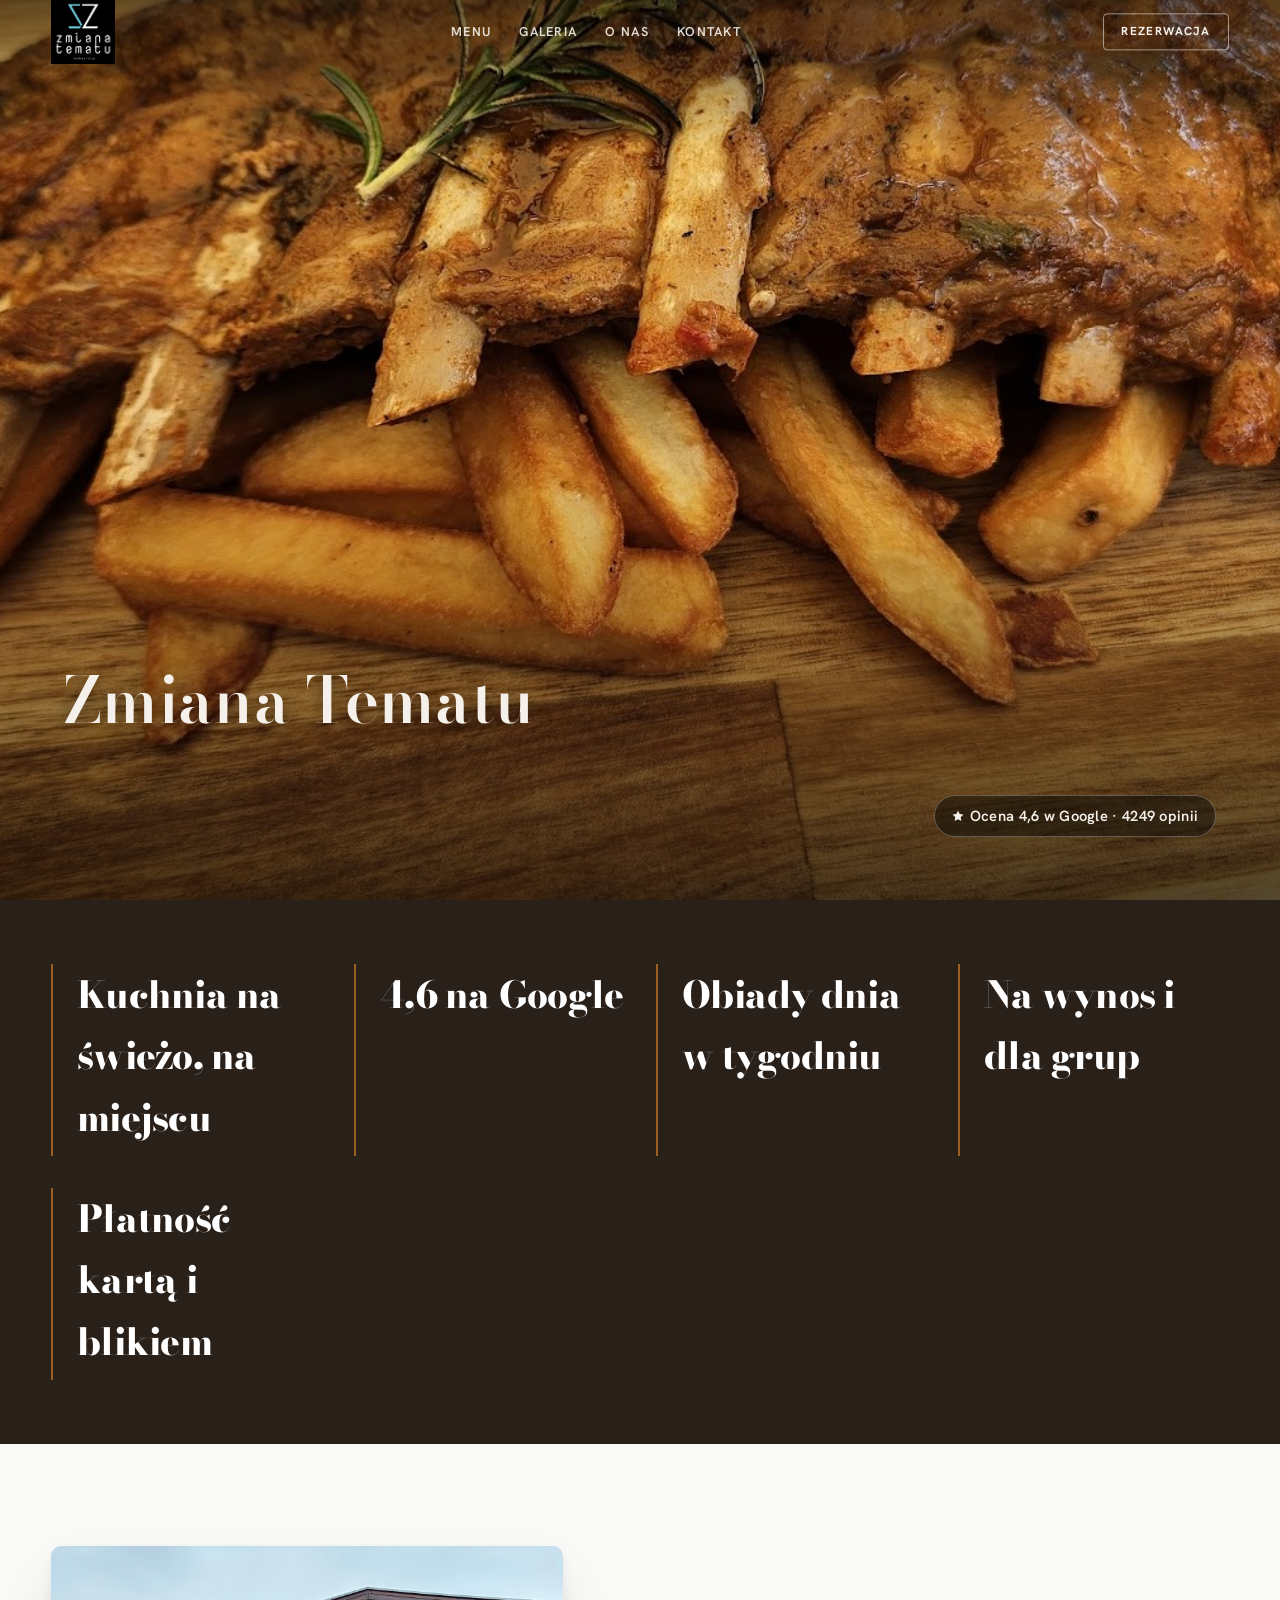
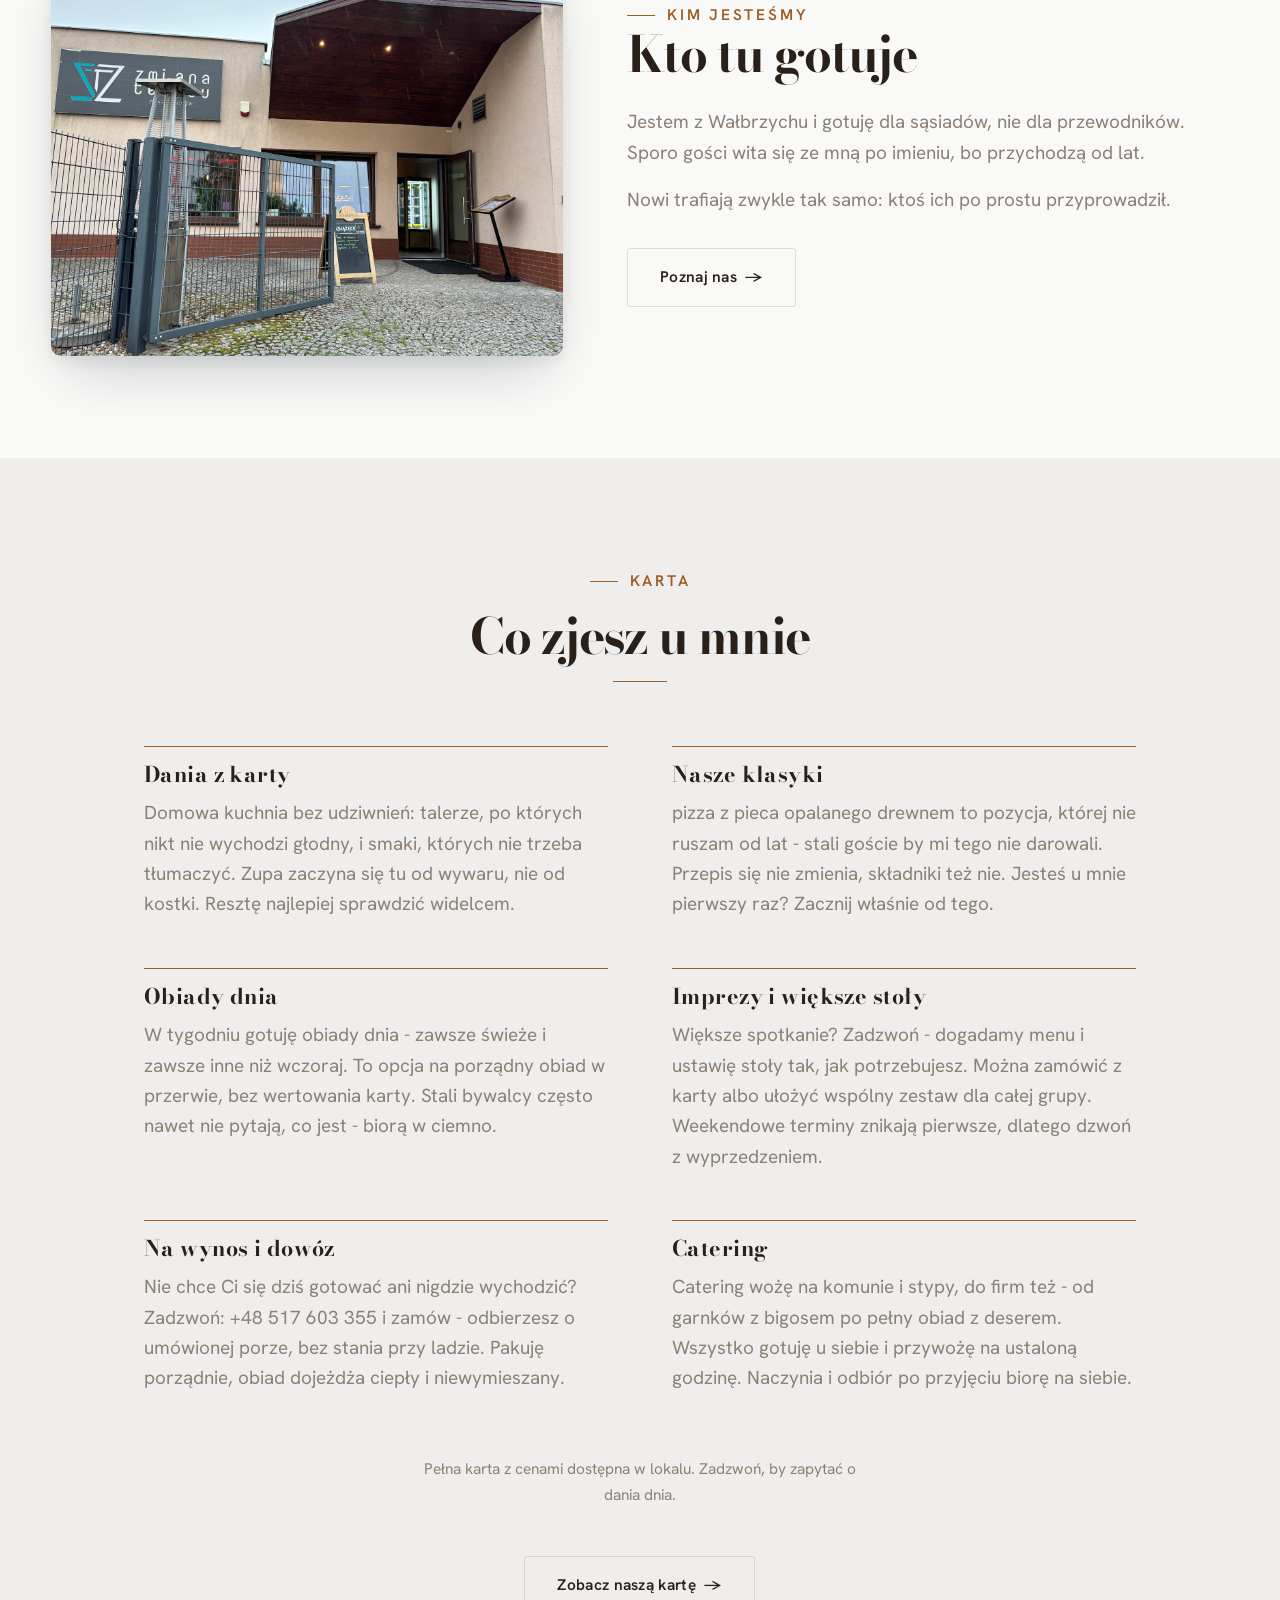
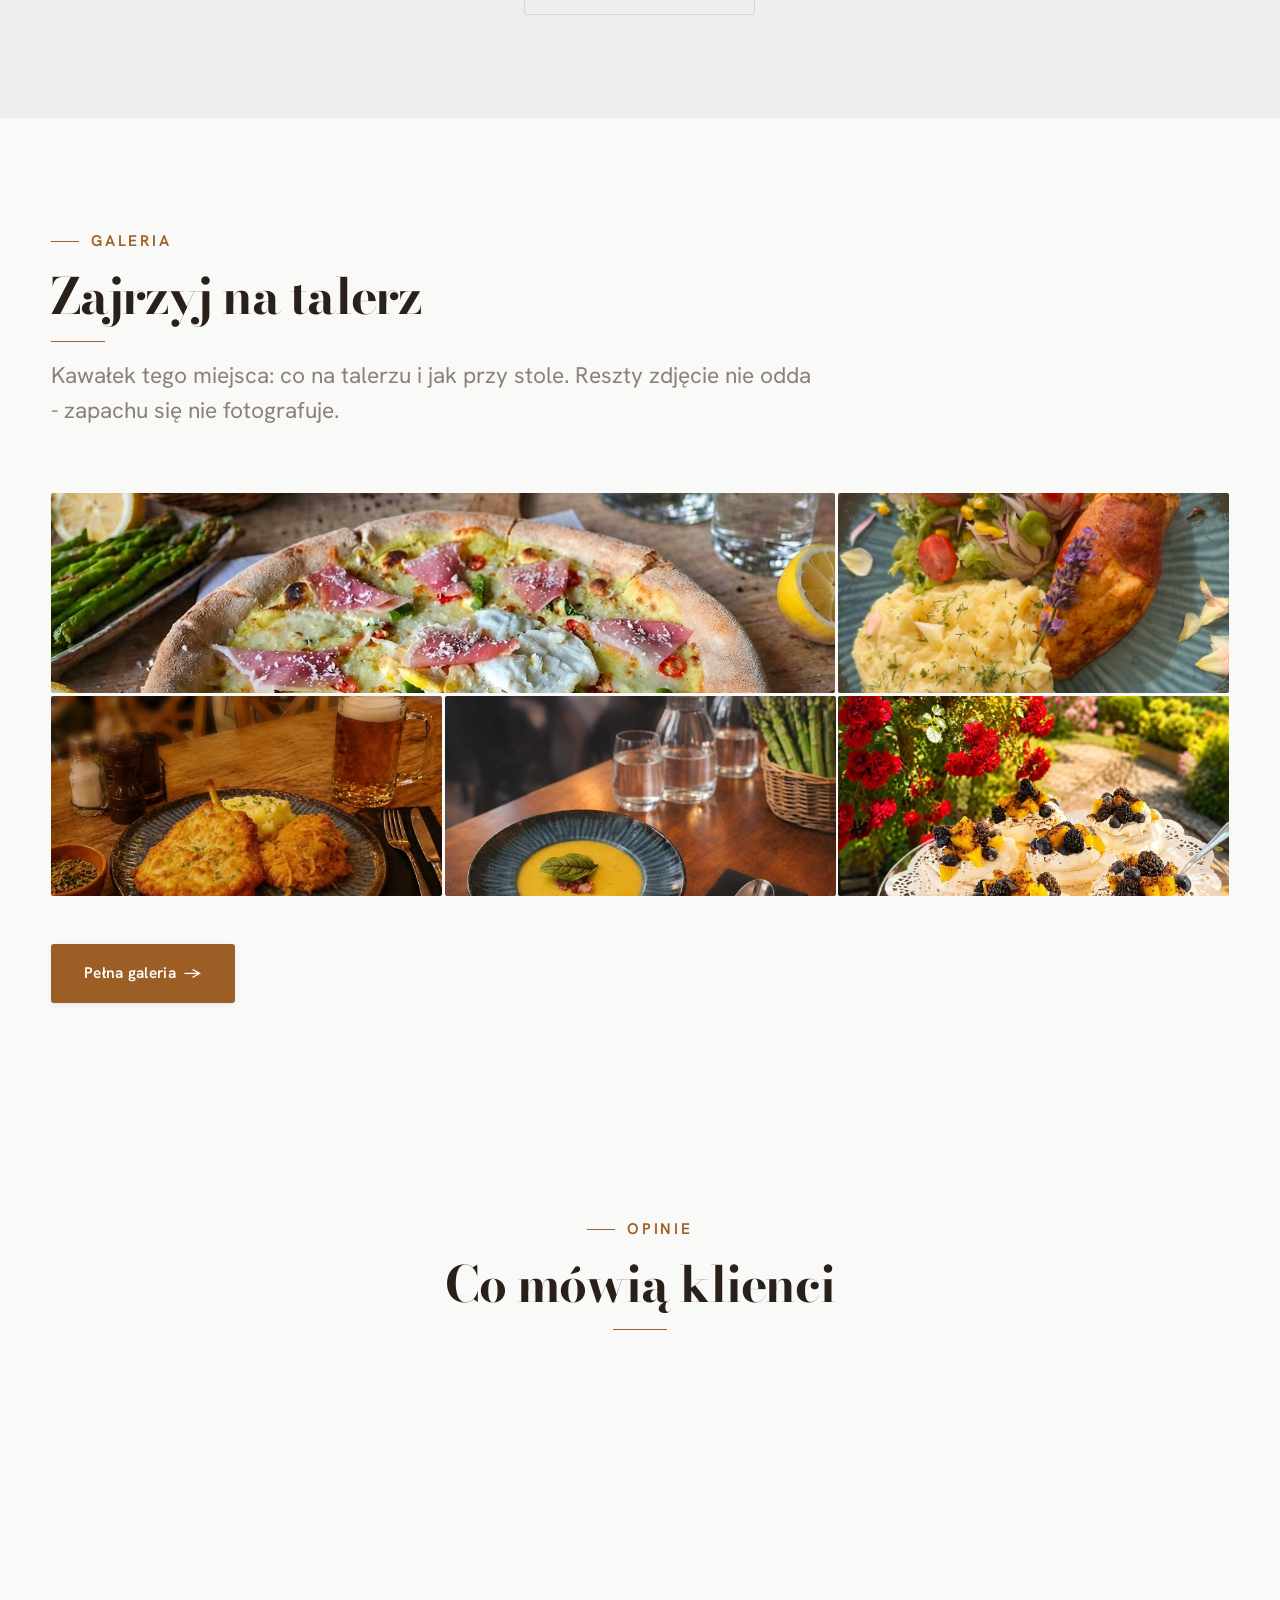
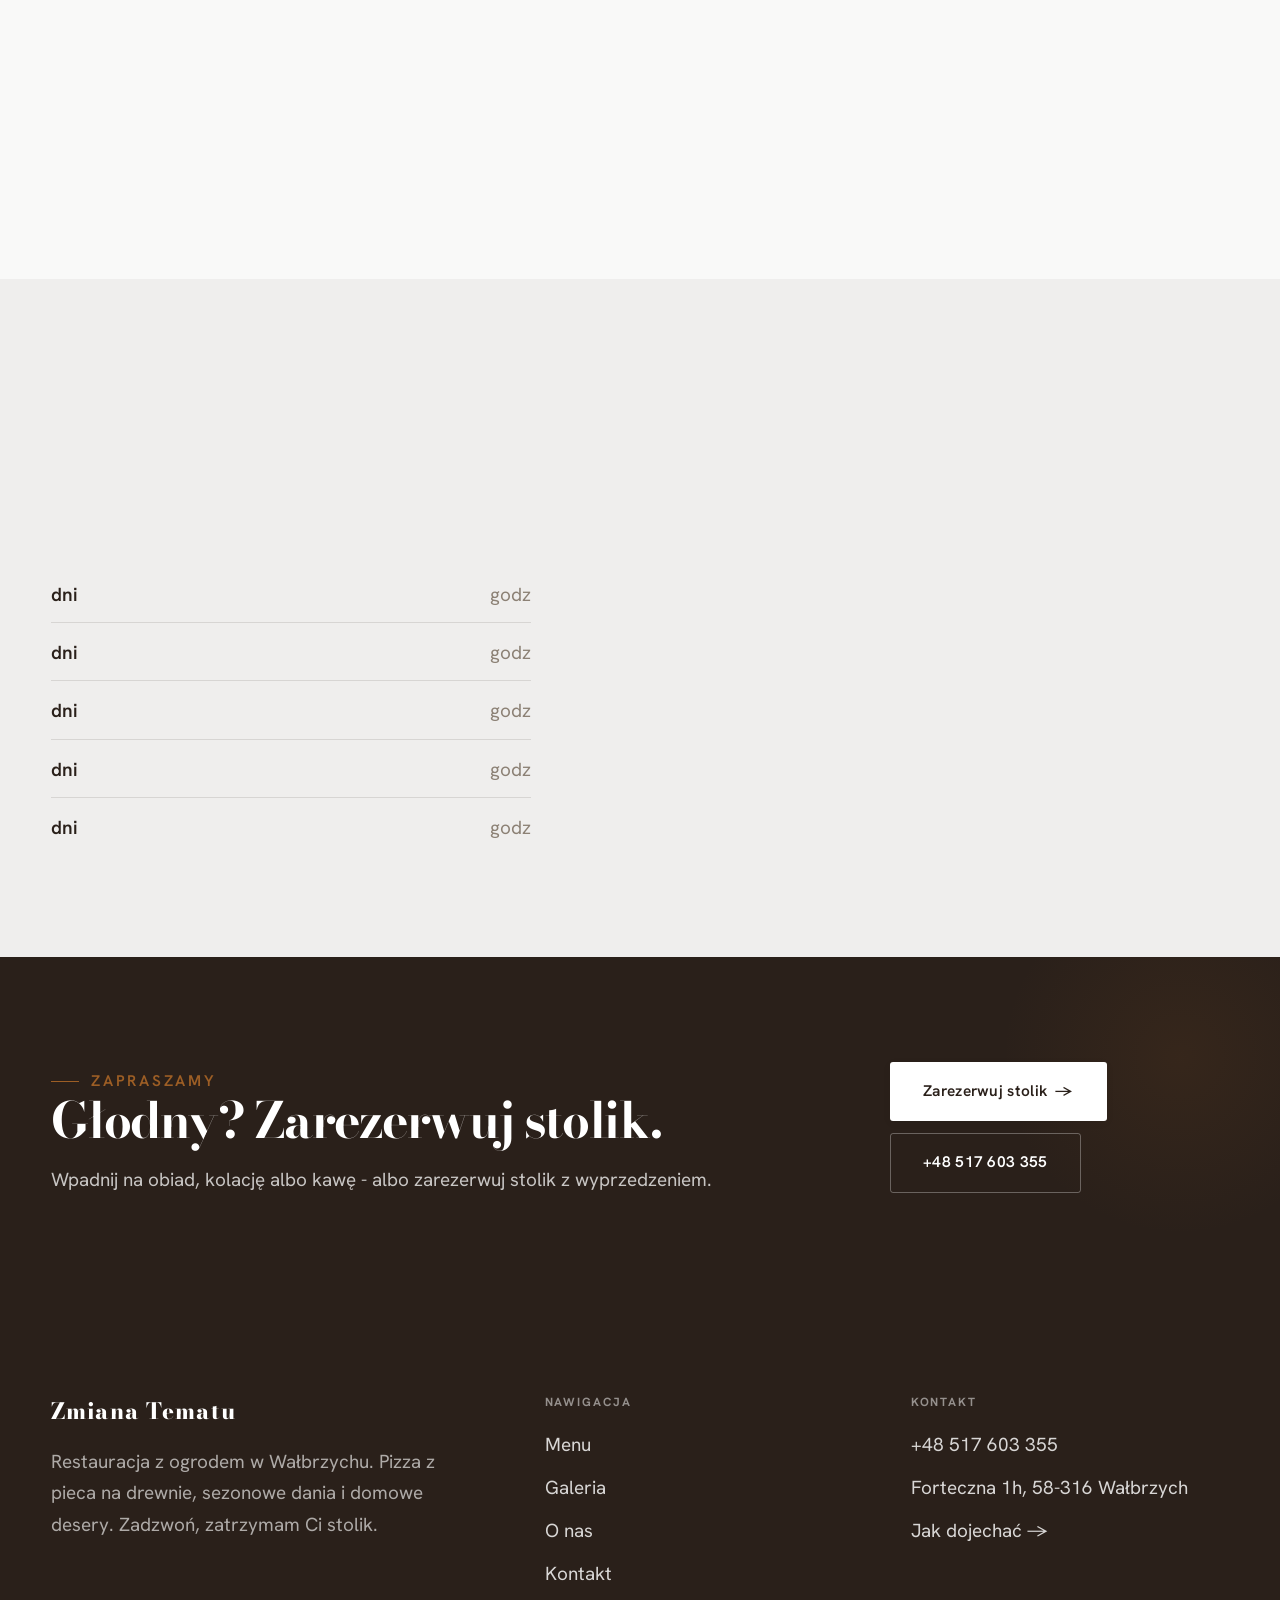
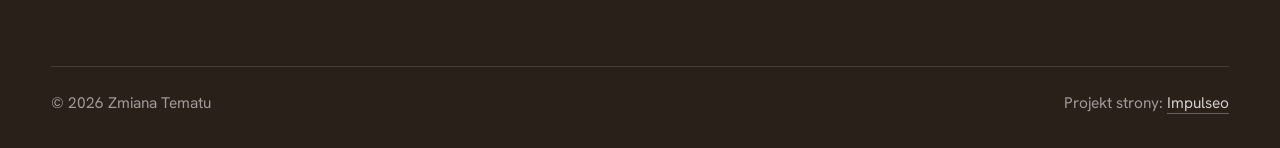
<file: index.html>
<!DOCTYPE html>
<html lang="pl">
<head>
<meta charset="UTF-8">
<meta name="viewport" content="width=device-width, initial-scale=1.0">
<title>Restauracja Wałbrzych - domowa kuchnia | Zmiana Tematu</title>
<meta name="description" content="Restauracja w Wałbrzychu: domowe obiady, dania z karty, na wynos i stoły na rodzinne okazje. Zarezerwuj stolik: +48 517 603 355.">
<link rel="preconnect" href="https://fonts.googleapis.com">
<link rel="preconnect" href="https://fonts.gstatic.com" crossorigin>
<link href="https://fonts.googleapis.com/css2?family=Bodoni+Moda:wght@500;600;700&family=Hanken+Grotesk:wght@400;500;600&display=swap" rel="stylesheet">
<link rel="stylesheet" href="assets/styles.css">
</head>
<body>

<header class="nav">
  <div class="wrap nav-inner">
    <a class="brand brand-has-logo" href="index.html"><img class="brand-logo" src="img/logo.jpg" alt="Zmiana Tematu"></a>
    <nav class="nav-links">
      <a href="oferta.html">Menu</a>
      <a href="realizacje.html">Galeria</a>
      <a href="o-nas.html">O nas</a>
      <a href="kontakt.html">Kontakt</a>
      <a href="kontakt.html" class="btn btn-accent">Rezerwacja</a>
    </nav>
    <button class="nav-toggle" aria-label="Menu"><span></span><span></span><span></span></button>
  </div>
</header>

<section class="hero-gastro">
  <img class="hg-bg" src="img/g11.jpg" alt="Zmiana Tematu">
  <div class="hg-veil"></div>
  <p class="hg-tagline">Zmiana Tematu</p>
  <p class="hg-rate"><svg class="ico-star" width="14" height="14" viewBox="0 0 24 24" style="vertical-align:-2px" aria-hidden="true"><path d="M12 2.8l2.85 5.8 6.4.93-4.63 4.5 1.1 6.37L12 17.4l-5.72 3 1.1-6.37-4.63-4.5 6.4-.93L12 2.8Z" fill="currentColor"/></svg> Ocena 4,6 w Google · 4249 opinii</p>
</section>
<section class="strip" style="padding-block:0">
  <div class="wrap">
    <div class="item reveal"><div class="k">Kuchnia na świeżo, na miejscu</div><div class="v"></div></div>
    <div class="item reveal"><div class="k">4,6 na Google</div><div class="v"></div></div>
    <div class="item reveal"><div class="k">Obiady dnia w tygodniu</div><div class="v"></div></div>
    <div class="item reveal"><div class="k">Na wynos i dla grup</div><div class="v"></div></div>
    <div class="item reveal"><div class="k">Płatność kartą i blikiem</div><div class="v"></div></div>
  </div>
</section>
<section>
  <div class="wrap split">
    <div class="split-art reveal"><img src="img/g12.jpg" alt="Zmiana Tematu - nasz lokal" loading="lazy"></div>
    <div class="split-copy reveal">
      <span class="eyebrow">Kim jesteśmy</span>
      <h2>Kto tu gotuje</h2>
      <p class="muted">Jestem z Wałbrzychu i gotuję dla sąsiadów, nie dla przewodników. Sporo gości wita się ze mną po imieniu, bo przychodzą od lat.</p>
      <p class="muted">Nowi trafiają zwykle tak samo: ktoś ich po prostu przyprowadził.</p>
      <a href="o-nas.html" class="btn btn-ghost">Poznaj nas <span class="arr">→</span></a>
    </div>
  </div>
</section>
<section id="menu" class="menu-sec">
  <div class="wrap">
    <div class="head center reveal">
      <span class="eyebrow">Karta</span>
      <h2>Co zjesz u mnie</h2>
    </div>
    <div class="menu-cats">
      <div class="menu-cat reveal"><h3>Dania z karty</h3><p>Domowa kuchnia bez udziwnień: talerze, po których nikt nie wychodzi głodny, i smaki, których nie trzeba tłumaczyć. Zupa zaczyna się tu od wywaru, nie od kostki. Resztę najlepiej sprawdzić widelcem.</p></div>
      <div class="menu-cat reveal"><h3>Nasze klasyki</h3><p>pizza z pieca opalanego drewnem to pozycja, której nie ruszam od lat - stali goście by mi tego nie darowali. Przepis się nie zmienia, składniki też nie. Jesteś u mnie pierwszy raz? Zacznij właśnie od tego.</p></div>
      <div class="menu-cat reveal"><h3>Obiady dnia</h3><p>W tygodniu gotuję obiady dnia - zawsze świeże i zawsze inne niż wczoraj. To opcja na porządny obiad w przerwie, bez wertowania karty. Stali bywalcy często nawet nie pytają, co jest - biorą w ciemno.</p></div>
      <div class="menu-cat reveal"><h3>Imprezy i większe stoły</h3><p>Większe spotkanie? Zadzwoń - dogadamy menu i ustawię stoły tak, jak potrzebujesz. Można zamówić z karty albo ułożyć wspólny zestaw dla całej grupy. Weekendowe terminy znikają pierwsze, dlatego dzwoń z wyprzedzeniem.</p></div>
      <div class="menu-cat reveal"><h3>Na wynos i dowóz</h3><p>Nie chce Ci się dziś gotować ani nigdzie wychodzić? Zadzwoń: +48 517 603 355 i zamów - odbierzesz o umówionej porze, bez stania przy ladzie. Pakuję porządnie, obiad dojeżdża ciepły i niewymieszany.</p></div>
      <div class="menu-cat reveal"><h3>Catering</h3><p>Catering wożę na komunie i stypy, do firm też - od garnków z bigosem po pełny obiad z deserem. Wszystko gotuję u siebie i przywożę na ustaloną godzinę. Naczynia i odbiór po przyjęciu biorę na siebie.</p></div>
    </div>
    <p class="menu-note">Pełna karta z cenami dostępna w lokalu. Zadzwoń, by zapytać o dania dnia.</p>
    <div style="text-align:center;margin-top:var(--space-7)" class="reveal"><a href="oferta.html" class="btn btn-ghost">Zobacz naszą kartę <span class="arr">→</span></a></div>
  </div>
</section>
<section>
  <div class="wrap">
    <div class="head reveal">
      <span class="eyebrow">Galeria</span>
      <h2>Zajrzyj na talerz</h2>
      <p>Kawałek tego miejsca: co na talerzu i jak przy stole. Reszty zdjęcie nie odda - zapachu się nie fotografuje.</p>
    </div>
    <div class="gallery">
      <div class="tile t-two3 reveal"><img src="img/g1.jpg" alt="Prosto z kuchni" loading="lazy"><div class="cap">Prosto z kuchni</div></div>
      <div class="tile t-third reveal"><img src="img/g2.jpg" alt="Danie z karty" loading="lazy"><div class="cap">Danie z karty</div></div>
      <div class="tile t-third reveal"><img src="img/g3.jpg" alt="Nasza sala" loading="lazy"><div class="cap">Nasza sala</div></div>
      <div class="tile t-third reveal"><img src="img/g4.jpg" alt="Przy stole" loading="lazy"><div class="cap">Przy stole</div></div>
      <div class="tile t-third reveal"><img src="img/g5.jpg" alt="Coś na słodko" loading="lazy"><div class="cap">Coś na słodko</div></div>
    </div>
    <div style="margin-top:var(--space-7)" class="reveal"><a href="realizacje.html" class="btn btn-accent">Pełna galeria <span class="arr">→</span></a></div>
  </div>
</section>
<section class="opinie">
  <div class="wrap">
    <div class="head center reveal">
      <span class="eyebrow">Opinie</span>
      <h2>Co mówią klienci</h2>
    </div>
    <div class="opinie-grid">
      <figure class="op-card reveal"><span class="op-star"><svg class="ico-star" width="14" height="14" viewBox="0 0 24 24" style="vertical-align:-2px" aria-hidden="true"><path d="M12 2.8l2.85 5.8 6.4.93-4.63 4.5 1.1 6.37L12 17.4l-5.72 3 1.1-6.37-4.63-4.5 6.4-.93L12 2.8Z" fill="currentColor"/></svg><svg class="ico-star" width="14" height="14" viewBox="0 0 24 24" style="vertical-align:-2px" aria-hidden="true"><path d="M12 2.8l2.85 5.8 6.4.93-4.63 4.5 1.1 6.37L12 17.4l-5.72 3 1.1-6.37-4.63-4.5 6.4-.93L12 2.8Z" fill="currentColor"/></svg><svg class="ico-star" width="14" height="14" viewBox="0 0 24 24" style="vertical-align:-2px" aria-hidden="true"><path d="M12 2.8l2.85 5.8 6.4.93-4.63 4.5 1.1 6.37L12 17.4l-5.72 3 1.1-6.37-4.63-4.5 6.4-.93L12 2.8Z" fill="currentColor"/></svg><svg class="ico-star" width="14" height="14" viewBox="0 0 24 24" style="vertical-align:-2px" aria-hidden="true"><path d="M12 2.8l2.85 5.8 6.4.93-4.63 4.5 1.1 6.37L12 17.4l-5.72 3 1.1-6.37-4.63-4.5 6.4-.93L12 2.8Z" fill="currentColor"/></svg><svg class="ico-star" width="14" height="14" viewBox="0 0 24 24" style="vertical-align:-2px" aria-hidden="true"><path d="M12 2.8l2.85 5.8 6.4.93-4.63 4.5 1.1 6.37L12 17.4l-5.72 3 1.1-6.37-4.63-4.5 6.4-.93L12 2.8Z" fill="currentColor"/></svg></span><blockquote>Miła obsługa - szczególnie pani Dagmara była bardzo uprzejma i pomocna. Jedzenie również na wysokim poziomie - sałatka była bardzo smaczna, a kurczak z pomarańczami naprawdę wyjątkowy. Zdecydowanie polecam to miejsce!</blockquote><span class="op-autor">Adrian Kornas</span></figure>
      <figure class="op-card reveal"><span class="op-star"><svg class="ico-star" width="14" height="14" viewBox="0 0 24 24" style="vertical-align:-2px" aria-hidden="true"><path d="M12 2.8l2.85 5.8 6.4.93-4.63 4.5 1.1 6.37L12 17.4l-5.72 3 1.1-6.37-4.63-4.5 6.4-.93L12 2.8Z" fill="currentColor"/></svg><svg class="ico-star" width="14" height="14" viewBox="0 0 24 24" style="vertical-align:-2px" aria-hidden="true"><path d="M12 2.8l2.85 5.8 6.4.93-4.63 4.5 1.1 6.37L12 17.4l-5.72 3 1.1-6.37-4.63-4.5 6.4-.93L12 2.8Z" fill="currentColor"/></svg><svg class="ico-star" width="14" height="14" viewBox="0 0 24 24" style="vertical-align:-2px" aria-hidden="true"><path d="M12 2.8l2.85 5.8 6.4.93-4.63 4.5 1.1 6.37L12 17.4l-5.72 3 1.1-6.37-4.63-4.5 6.4-.93L12 2.8Z" fill="currentColor"/></svg><svg class="ico-star" width="14" height="14" viewBox="0 0 24 24" style="vertical-align:-2px" aria-hidden="true"><path d="M12 2.8l2.85 5.8 6.4.93-4.63 4.5 1.1 6.37L12 17.4l-5.72 3 1.1-6.37-4.63-4.5 6.4-.93L12 2.8Z" fill="currentColor"/></svg><svg class="ico-star" width="14" height="14" viewBox="0 0 24 24" style="vertical-align:-2px" aria-hidden="true"><path d="M12 2.8l2.85 5.8 6.4.93-4.63 4.5 1.1 6.37L12 17.4l-5.72 3 1.1-6.37-4.63-4.5 6.4-.93L12 2.8Z" fill="currentColor"/></svg></span><blockquote>Wspaniałe miejsce z dużym ogrodem, gdzie można odpocząć i pysznie zjeść. Miejsce przyjazne psom, każdy piesek od razu dostaje swoją miseczkę z wodą. Jedzienie przepyszne, ceny umiarkowane, koktajl witaminowy petarda.</blockquote><span class="op-autor">Sabina Bloch</span></figure>
      <figure class="op-card reveal"><span class="op-star"><svg class="ico-star" width="14" height="14" viewBox="0 0 24 24" style="vertical-align:-2px" aria-hidden="true"><path d="M12 2.8l2.85 5.8 6.4.93-4.63 4.5 1.1 6.37L12 17.4l-5.72 3 1.1-6.37-4.63-4.5 6.4-.93L12 2.8Z" fill="currentColor"/></svg><svg class="ico-star" width="14" height="14" viewBox="0 0 24 24" style="vertical-align:-2px" aria-hidden="true"><path d="M12 2.8l2.85 5.8 6.4.93-4.63 4.5 1.1 6.37L12 17.4l-5.72 3 1.1-6.37-4.63-4.5 6.4-.93L12 2.8Z" fill="currentColor"/></svg><svg class="ico-star" width="14" height="14" viewBox="0 0 24 24" style="vertical-align:-2px" aria-hidden="true"><path d="M12 2.8l2.85 5.8 6.4.93-4.63 4.5 1.1 6.37L12 17.4l-5.72 3 1.1-6.37-4.63-4.5 6.4-.93L12 2.8Z" fill="currentColor"/></svg><svg class="ico-star" width="14" height="14" viewBox="0 0 24 24" style="vertical-align:-2px" aria-hidden="true"><path d="M12 2.8l2.85 5.8 6.4.93-4.63 4.5 1.1 6.37L12 17.4l-5.72 3 1.1-6.37-4.63-4.5 6.4-.93L12 2.8Z" fill="currentColor"/></svg><svg class="ico-star" width="14" height="14" viewBox="0 0 24 24" style="vertical-align:-2px" aria-hidden="true"><path d="M12 2.8l2.85 5.8 6.4.93-4.63 4.5 1.1 6.37L12 17.4l-5.72 3 1.1-6.37-4.63-4.5 6.4-.93L12 2.8Z" fill="currentColor"/></svg></span><blockquote>Zmiana Tematu to miejsce, do którego zawsze wracam z przyjemnością niezależnie od tego, czy przychodzę z rodziną, czy tylko z jednym towarzyszem. Tym razem byłam z całą rodziną i wszyscy wyszliśmy bardzo zadowoleni.</blockquote><span class="op-autor">Paula PM</span></figure>
    </div>
  </div>
</section>
<section class="trust">
  <div class="wrap">
    <div class="head reveal">
      <span class="eyebrow">Wizyta</span>
      <h2>Godziny i rezerwacja</h2>
    </div>
    <div class="godz reveal">
      <div class="godz-row"><b>dni</b><span>godz</span></div>
      <div class="godz-row"><b>dni</b><span>godz</span></div>
      <div class="godz-row"><b>dni</b><span>godz</span></div>
      <div class="godz-row"><b>dni</b><span>godz</span></div>
      <div class="godz-row"><b>dni</b><span>godz</span></div>
    </div>
  </div>
</section>
<section class="cta">
  <div class="wrap">
    <div class="reveal">
      <span class="eyebrow">Zapraszamy</span>
      <h2>Głodny? Zarezerwuj stolik.</h2>
      <p>Wpadnij na obiad, kolację albo kawę - albo zarezerwuj stolik z wyprzedzeniem.</p>
    </div>
    <div class="cta-actions reveal">
      <a href="kontakt.html" class="btn btn-light">Zarezerwuj stolik <span class="arr">→</span></a>
      <a href="tel:+48517603355" class="btn btn-ghost" style="color:#fff;border-color:rgba(255,255,255,.3)">+48 517 603 355</a>
    </div>
  </div>
</section>

<footer>
  <div class="wrap">
    <div class="foot-grid">
      <div class="foot-brand">
        <div class="name">Zmiana Tematu</div>
        <p>Restauracja z ogrodem w Wałbrzychu. Pizza z pieca na drewnie, sezonowe dania i domowe desery. Zadzwoń, zatrzymam Ci stolik.</p>
      </div>
      <div class="foot-col">
        <h4>Nawigacja</h4>
        <a href="oferta.html">Menu</a>
        <a href="realizacje.html">Galeria</a>
        <a href="o-nas.html">O nas</a>
        <a href="kontakt.html">Kontakt</a>
      </div>
      <div class="foot-col">
        <h4>Kontakt</h4>
        <a href="tel:+48517603355">+48 517 603 355</a>
        <p>Forteczna 1h, 58-316 Wałbrzych</p>
        <a href="https://www.google.com/maps?cid=2492346745917615974" target="_blank" rel="noopener">Jak dojechać →</a>
      </div>
    </div>
    <div class="foot-bot">
      <span>© 2026 Zmiana Tematu</span>
      <span>Projekt strony: <a class="foot-credit" href="https://impulseo.pl" target="_blank" rel="noopener">Impulseo</a></span>
    </div>
  </div>
</footer>
<div class="sticky-reserve"><a class="sr-book" href="kontakt.html">Zarezerwuj stolik</a><a class="sr-call" href="tel:+48517603355" aria-label="Zadzwoń"><svg class="ico-tel" width="16" height="16" viewBox="0 0 24 24" fill="none" aria-hidden="true"><path d="M6.6 10.8a15.5 15.5 0 0 0 6.6 6.6l2.2-2.2a1 1 0 0 1 1-.24 11.4 11.4 0 0 0 3.6.58 1 1 0 0 1 1 1V20a1 1 0 0 1-1 1A17 17 0 0 1 3 4a1 1 0 0 1 1-1h3.5a1 1 0 0 1 1 1c0 1.25.2 2.46.58 3.6a1 1 0 0 1-.25 1l-2.23 2.2Z" fill="currentColor"/></svg></a></div>

<script src="assets/main.js"></script>
</body>
</html>
</file>
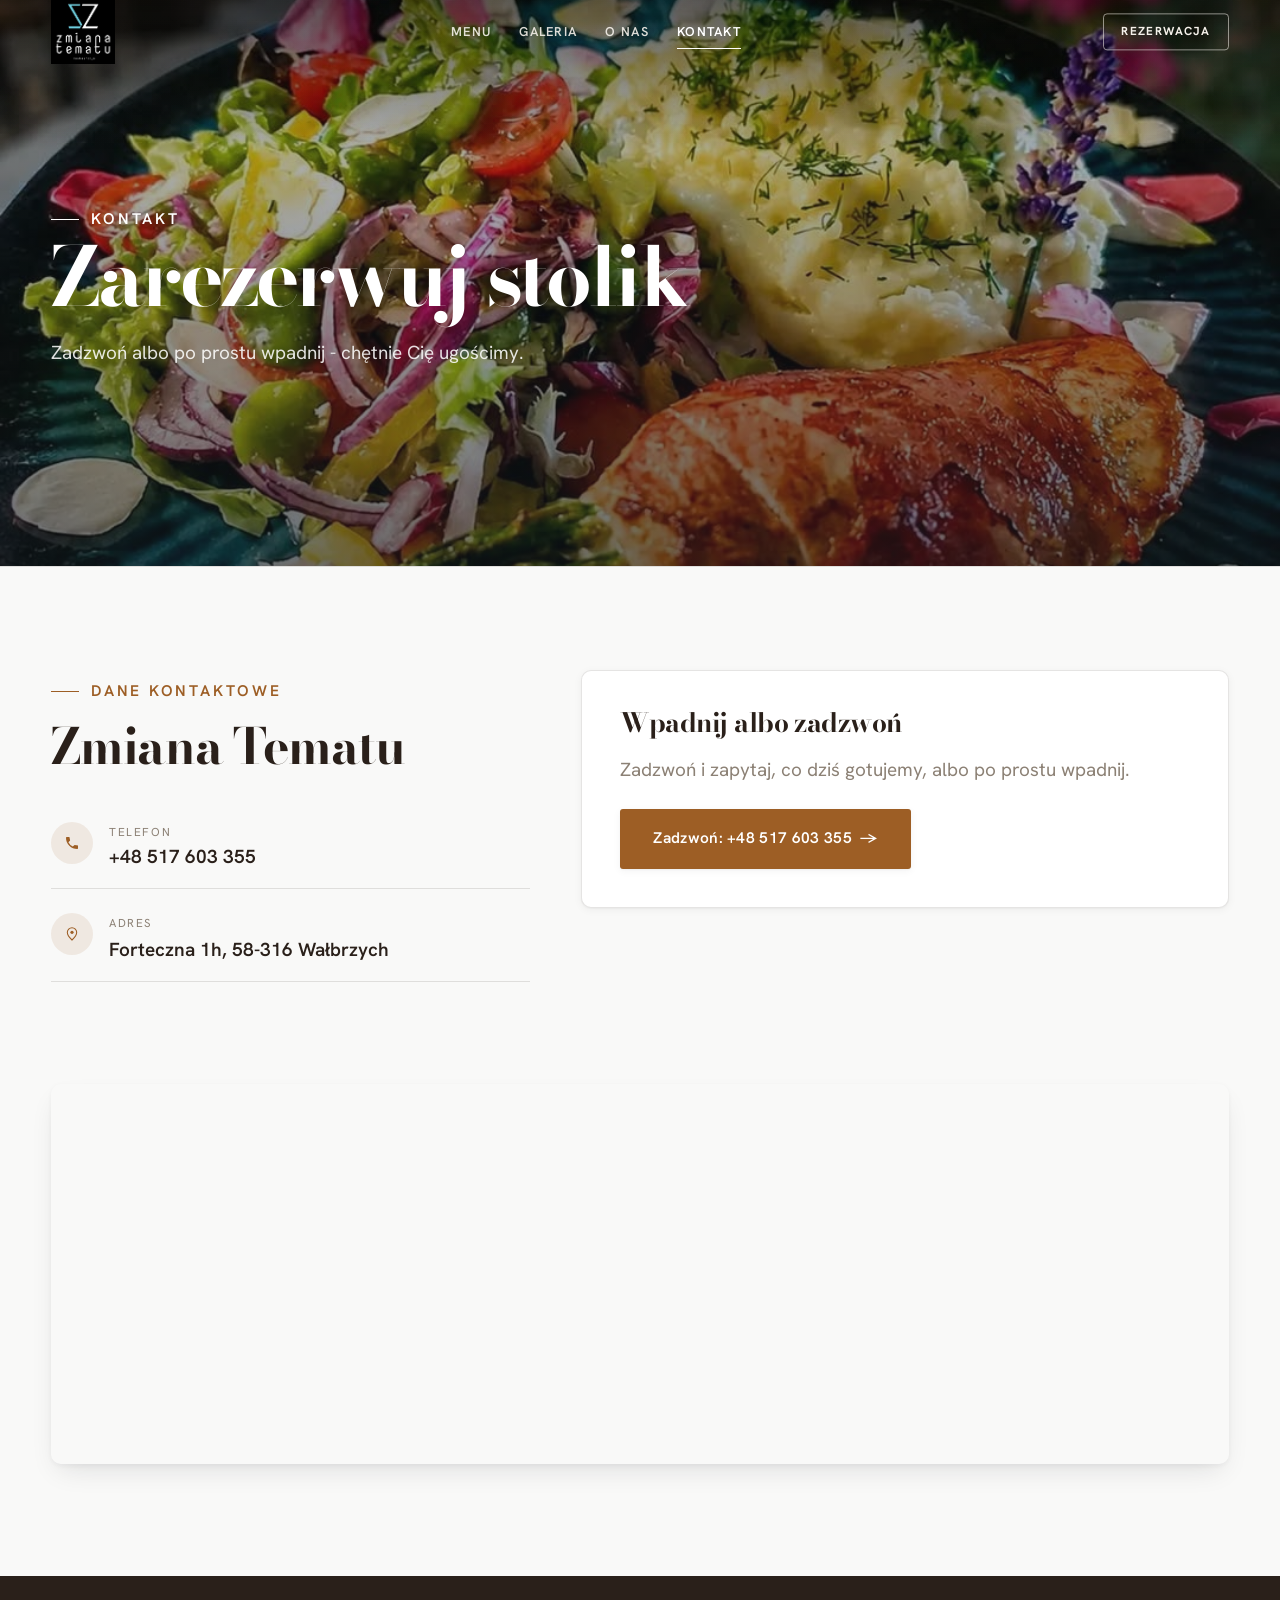
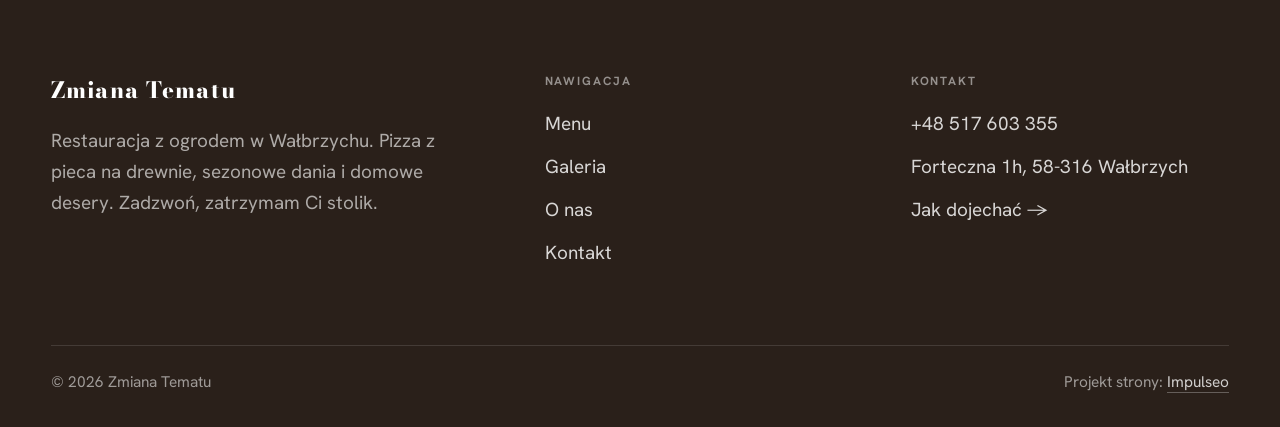
<file: kontakt.html>
<!DOCTYPE html>
<html lang="pl">
<head>
<meta charset="UTF-8">
<meta name="viewport" content="width=device-width, initial-scale=1.0">
<title>Kontakt - Zmiana Tematu</title>
<meta name="description" content="Kontakt Zmiana Tematu - Forteczna 1h, 58-316 Wałbrzych">
<link rel="preconnect" href="https://fonts.googleapis.com">
<link rel="preconnect" href="https://fonts.gstatic.com" crossorigin>
<link href="https://fonts.googleapis.com/css2?family=Bodoni+Moda:wght@500;600;700&family=Hanken+Grotesk:wght@400;500;600&display=swap" rel="stylesheet">
<link rel="stylesheet" href="assets/styles.css">
</head>
<body>

<header class="nav">
  <div class="wrap nav-inner">
    <a class="brand brand-has-logo" href="index.html"><img class="brand-logo" src="img/logo.jpg" alt="Zmiana Tematu"></a>
    <nav class="nav-links">
      <a href="oferta.html">Menu</a>
      <a href="realizacje.html">Galeria</a>
      <a href="o-nas.html">O nas</a>
      <a href="kontakt.html" class="active">Kontakt</a>
      <a href="kontakt.html" class="btn btn-accent">Rezerwacja</a>
    </nav>
    <button class="nav-toggle" aria-label="Menu"><span></span><span></span><span></span></button>
  </div>
</header>

<section class="pagehead">
  <img src="img/g8.jpg" alt="Zmiana Tematu - Zarezerwuj stolik">
  <div class="wrap">
    <span class="eyebrow">Kontakt</span>
    <h1>Zarezerwuj stolik</h1>
    <p>Zadzwoń albo po prostu wpadnij - chętnie Cię ugościmy.</p>
  </div>
</section>
<section>
  <div class="wrap contact-grid">
    <div class="reveal">
      <span class="eyebrow">Dane kontaktowe</span>
      <h2 style="margin:var(--space-4) 0 var(--space-6)">Zmiana Tematu</h2>
      <div class="info-list">
        <div class="info-row"><div class="ic"><svg class="ico-tel" width="16" height="16" viewBox="0 0 24 24" fill="none" aria-hidden="true"><path d="M6.6 10.8a15.5 15.5 0 0 0 6.6 6.6l2.2-2.2a1 1 0 0 1 1-.24 11.4 11.4 0 0 0 3.6.58 1 1 0 0 1 1 1V20a1 1 0 0 1-1 1A17 17 0 0 1 3 4a1 1 0 0 1 1-1h3.5a1 1 0 0 1 1 1c0 1.25.2 2.46.58 3.6a1 1 0 0 1-.25 1l-2.23 2.2Z" fill="currentColor"/></svg></div><div><div class="lbl">Telefon</div><a class="val" href="tel:+48517603355">+48 517 603 355</a></div></div>
        <div class="info-row"><div class="ic"><svg class="ico-pin" width="16" height="16" viewBox="0 0 24 24" fill="none" aria-hidden="true"><path d="M12 21s7-6.1 7-11.5A7 7 0 0 0 5 9.5C5 14.9 12 21 12 21Z" stroke="currentColor" stroke-width="1.6" fill="none"/><circle cx="12" cy="9.5" r="2.4" fill="currentColor"/></svg></div><div><div class="lbl">Adres</div><div class="val">Forteczna 1h, 58-316 Wałbrzych</div></div></div>
      </div>
    </div>
    <div class="reveal">
      <div class="form">
        <h3 style="margin-bottom:var(--space-4)">Wpadnij albo zadzwoń</h3>
        <p class="muted" style="margin-bottom:var(--space-5)">Zadzwoń i zapytaj, co dziś gotujemy, albo po prostu wpadnij.</p>
        <a href="tel:+48517603355" class="btn btn-accent" style="justify-content:center">Zadzwoń: +48 517 603 355 <span class="arr">→</span></a>
      </div>
    </div>
  </div>
</section>
<section style="padding-top:0">
  <div class="wrap reveal">
    <iframe class="map" title="Zmiana Tematu - Wałbrzych" src="https://maps.google.com/maps?q=Zmiana%20Tematu%20Wa%C5%82brzych&z=15&output=embed" loading="lazy" referrerpolicy="no-referrer-when-downgrade"></iframe>
  </div>
</section>

<footer>
  <div class="wrap">
    <div class="foot-grid">
      <div class="foot-brand">
        <div class="name">Zmiana Tematu</div>
        <p>Restauracja z ogrodem w Wałbrzychu. Pizza z pieca na drewnie, sezonowe dania i domowe desery. Zadzwoń, zatrzymam Ci stolik.</p>
      </div>
      <div class="foot-col">
        <h4>Nawigacja</h4>
        <a href="oferta.html">Menu</a>
        <a href="realizacje.html">Galeria</a>
        <a href="o-nas.html">O nas</a>
        <a href="kontakt.html">Kontakt</a>
      </div>
      <div class="foot-col">
        <h4>Kontakt</h4>
        <a href="tel:+48517603355">+48 517 603 355</a>
        <p>Forteczna 1h, 58-316 Wałbrzych</p>
        <a href="https://www.google.com/maps?cid=2492346745917615974" target="_blank" rel="noopener">Jak dojechać →</a>
      </div>
    </div>
    <div class="foot-bot">
      <span>© 2026 Zmiana Tematu</span>
      <span>Projekt strony: <a class="foot-credit" href="https://impulseo.pl" target="_blank" rel="noopener">Impulseo</a></span>
    </div>
  </div>
</footer>
<div class="sticky-reserve"><a class="sr-book" href="kontakt.html">Zarezerwuj stolik</a><a class="sr-call" href="tel:+48517603355" aria-label="Zadzwoń"><svg class="ico-tel" width="16" height="16" viewBox="0 0 24 24" fill="none" aria-hidden="true"><path d="M6.6 10.8a15.5 15.5 0 0 0 6.6 6.6l2.2-2.2a1 1 0 0 1 1-.24 11.4 11.4 0 0 0 3.6.58 1 1 0 0 1 1 1V20a1 1 0 0 1-1 1A17 17 0 0 1 3 4a1 1 0 0 1 1-1h3.5a1 1 0 0 1 1 1c0 1.25.2 2.46.58 3.6a1 1 0 0 1-.25 1l-2.23 2.2Z" fill="currentColor"/></svg></a></div>

<script src="assets/main.js"></script>
</body>
</html>
</file>
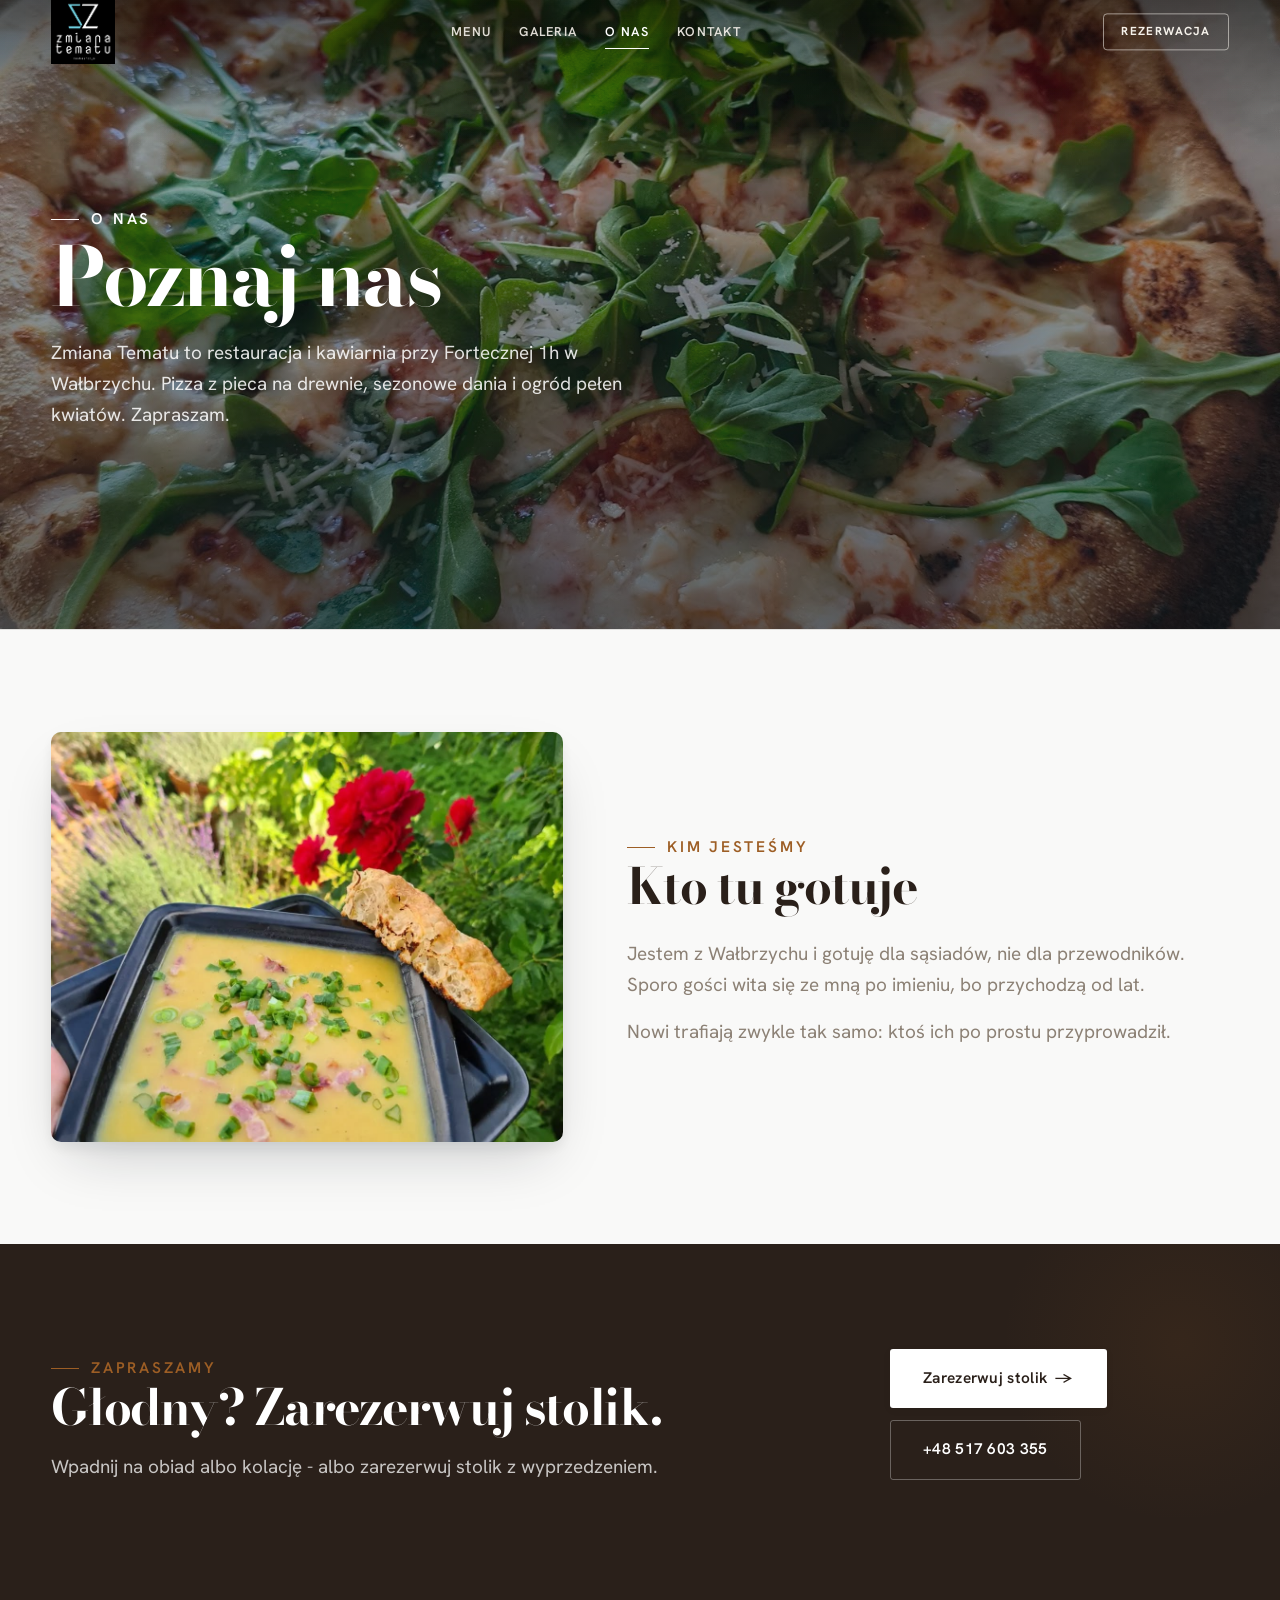
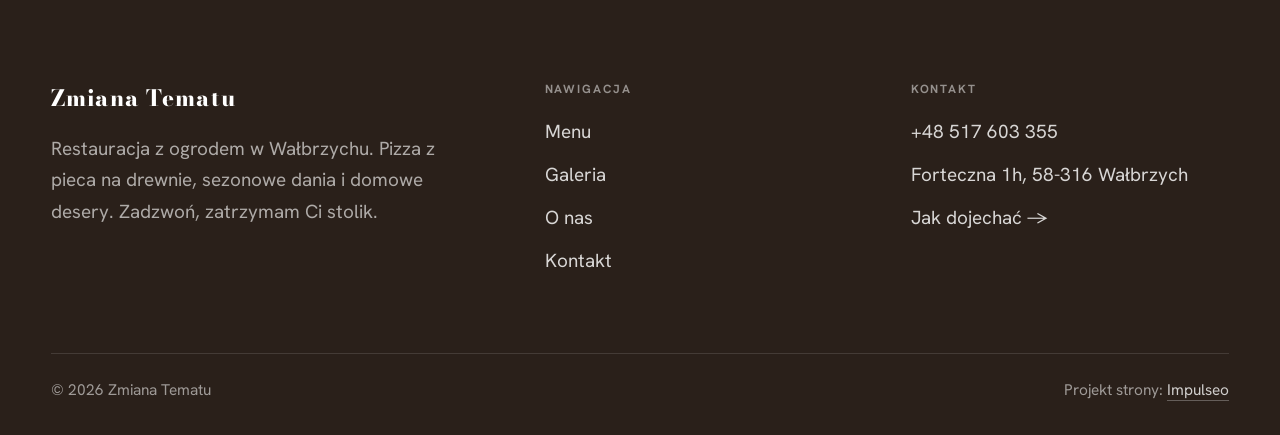
<file: o-nas.html>
<!DOCTYPE html>
<html lang="pl">
<head>
<meta charset="UTF-8">
<meta name="viewport" content="width=device-width, initial-scale=1.0">
<title>O nas - Zmiana Tematu</title>
<meta name="description" content="Restauracja w Wałbrzychu: domowe obiady, dania z karty, na wynos i stoły na rodzinne okazje. Zarezerwuj stolik: +48 517 603 355.">
<link rel="preconnect" href="https://fonts.googleapis.com">
<link rel="preconnect" href="https://fonts.gstatic.com" crossorigin>
<link href="https://fonts.googleapis.com/css2?family=Bodoni+Moda:wght@500;600;700&family=Hanken+Grotesk:wght@400;500;600&display=swap" rel="stylesheet">
<link rel="stylesheet" href="assets/styles.css">
</head>
<body>

<header class="nav">
  <div class="wrap nav-inner">
    <a class="brand brand-has-logo" href="index.html"><img class="brand-logo" src="img/logo.jpg" alt="Zmiana Tematu"></a>
    <nav class="nav-links">
      <a href="oferta.html">Menu</a>
      <a href="realizacje.html">Galeria</a>
      <a href="o-nas.html" class="active">O nas</a>
      <a href="kontakt.html">Kontakt</a>
      <a href="kontakt.html" class="btn btn-accent">Rezerwacja</a>
    </nav>
    <button class="nav-toggle" aria-label="Menu"><span></span><span></span><span></span></button>
  </div>
</header>

<section class="pagehead">
  <img src="img/g6.jpg" alt="Zmiana Tematu - Poznaj nas">
  <div class="wrap">
    <span class="eyebrow">O nas</span>
    <h1>Poznaj nas</h1>
    <p>Zmiana Tematu to restauracja i kawiarnia przy Fortecznej 1h w Wałbrzychu. Pizza z pieca na drewnie, sezonowe dania i ogród pełen kwiatów. Zapraszam.</p>
  </div>
</section>
<section>
  <div class="wrap split">
    <div class="split-art reveal"><img src="img/g7.jpg" alt="Zmiana Tematu" loading="lazy"></div>
    <div class="split-copy reveal">
      <span class="eyebrow">Kim jesteśmy</span>
      <h2>Kto tu gotuje</h2>
      <p class="muted">Jestem z Wałbrzychu i gotuję dla sąsiadów, nie dla przewodników. Sporo gości wita się ze mną po imieniu, bo przychodzą od lat.</p>
      <p class="muted">Nowi trafiają zwykle tak samo: ktoś ich po prostu przyprowadził.</p>
    </div>
  </div>
</section>


<section class="cta">
  <div class="wrap">
    <div class="reveal">
      <span class="eyebrow">Zapraszamy</span>
      <h2>Głodny? Zarezerwuj stolik.</h2>
      <p>Wpadnij na obiad albo kolację - albo zarezerwuj stolik z wyprzedzeniem.</p>
    </div>
    <div class="cta-actions reveal">
      <a href="kontakt.html" class="btn btn-light">Zarezerwuj stolik <span class="arr">→</span></a>
      <a href="tel:+48517603355" class="btn btn-ghost" style="color:#fff;border-color:rgba(255,255,255,.3)">+48 517 603 355</a>
    </div>
  </div>
</section>

<footer>
  <div class="wrap">
    <div class="foot-grid">
      <div class="foot-brand">
        <div class="name">Zmiana Tematu</div>
        <p>Restauracja z ogrodem w Wałbrzychu. Pizza z pieca na drewnie, sezonowe dania i domowe desery. Zadzwoń, zatrzymam Ci stolik.</p>
      </div>
      <div class="foot-col">
        <h4>Nawigacja</h4>
        <a href="oferta.html">Menu</a>
        <a href="realizacje.html">Galeria</a>
        <a href="o-nas.html">O nas</a>
        <a href="kontakt.html">Kontakt</a>
      </div>
      <div class="foot-col">
        <h4>Kontakt</h4>
        <a href="tel:+48517603355">+48 517 603 355</a>
        <p>Forteczna 1h, 58-316 Wałbrzych</p>
        <a href="https://www.google.com/maps?cid=2492346745917615974" target="_blank" rel="noopener">Jak dojechać →</a>
      </div>
    </div>
    <div class="foot-bot">
      <span>© 2026 Zmiana Tematu</span>
      <span>Projekt strony: <a class="foot-credit" href="https://impulseo.pl" target="_blank" rel="noopener">Impulseo</a></span>
    </div>
  </div>
</footer>
<div class="sticky-reserve"><a class="sr-book" href="kontakt.html">Zarezerwuj stolik</a><a class="sr-call" href="tel:+48517603355" aria-label="Zadzwoń"><svg class="ico-tel" width="16" height="16" viewBox="0 0 24 24" fill="none" aria-hidden="true"><path d="M6.6 10.8a15.5 15.5 0 0 0 6.6 6.6l2.2-2.2a1 1 0 0 1 1-.24 11.4 11.4 0 0 0 3.6.58 1 1 0 0 1 1 1V20a1 1 0 0 1-1 1A17 17 0 0 1 3 4a1 1 0 0 1 1-1h3.5a1 1 0 0 1 1 1c0 1.25.2 2.46.58 3.6a1 1 0 0 1-.25 1l-2.23 2.2Z" fill="currentColor"/></svg></a></div>

<script src="assets/main.js"></script>
</body>
</html>
</file>
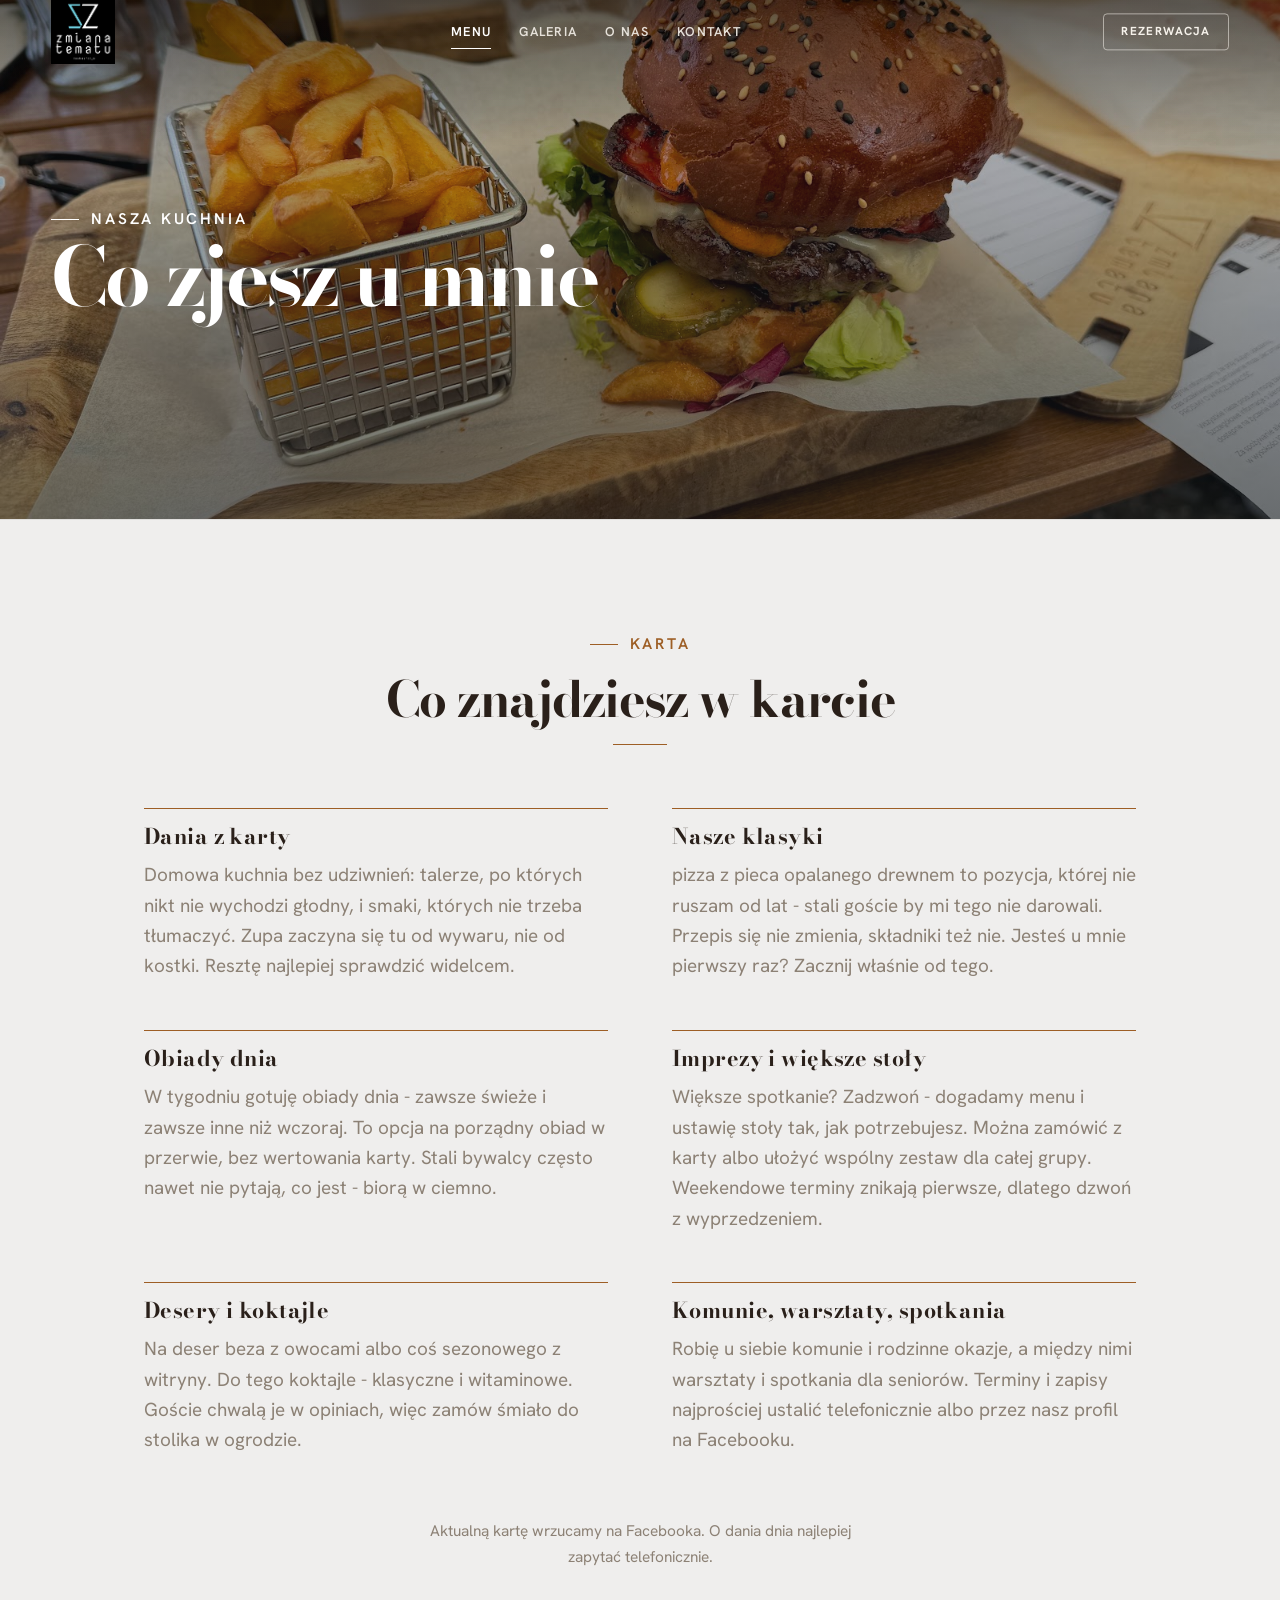
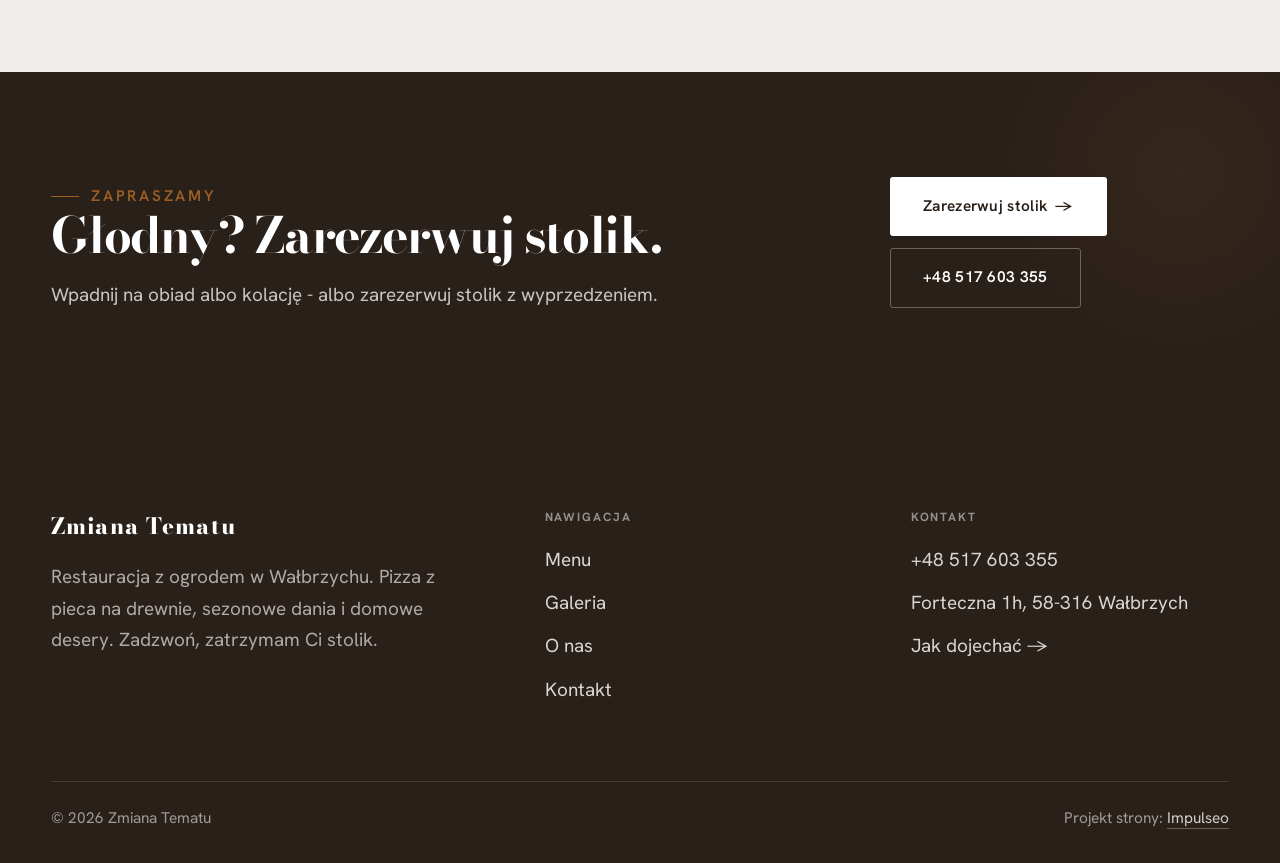
<file: oferta.html>
<!DOCTYPE html>
<html lang="pl">
<head>
<meta charset="UTF-8">
<meta name="viewport" content="width=device-width, initial-scale=1.0">
<title>Nasza kuchnia - Zmiana Tematu</title>
<meta name="description" content="Restauracja w Wałbrzychu: domowe obiady, dania z karty, na wynos i stoły na rodzinne okazje. Zarezerwuj stolik: +48 517 603 355.">
<link rel="preconnect" href="https://fonts.googleapis.com">
<link rel="preconnect" href="https://fonts.gstatic.com" crossorigin>
<link href="https://fonts.googleapis.com/css2?family=Bodoni+Moda:wght@500;600;700&family=Hanken+Grotesk:wght@400;500;600&display=swap" rel="stylesheet">
<link rel="stylesheet" href="assets/styles.css">
</head>
<body>

<header class="nav">
  <div class="wrap nav-inner">
    <a class="brand brand-has-logo" href="index.html"><img class="brand-logo" src="img/logo.jpg" alt="Zmiana Tematu"></a>
    <nav class="nav-links">
      <a href="oferta.html" class="active">Menu</a>
      <a href="realizacje.html">Galeria</a>
      <a href="o-nas.html">O nas</a>
      <a href="kontakt.html">Kontakt</a>
      <a href="kontakt.html" class="btn btn-accent">Rezerwacja</a>
    </nav>
    <button class="nav-toggle" aria-label="Menu"><span></span><span></span><span></span></button>
  </div>
</header>

<section class="pagehead">
  <img src="img/g14.jpg" alt="Zmiana Tematu - Co zjesz u mnie">
  <div class="wrap">
    <span class="eyebrow">Nasza kuchnia</span>
    <h1>Co zjesz u mnie</h1>
  </div>
</section>
<section class="menu-sec">
  <div class="wrap">
    <div class="head center reveal">
      <span class="eyebrow">Karta</span>
      <h2>Co znajdziesz w karcie</h2>
    </div>
    <div class="menu-cats">
      <div class="menu-cat reveal"><h3>Dania z karty</h3><p>Domowa kuchnia bez udziwnień: talerze, po których nikt nie wychodzi głodny, i smaki, których nie trzeba tłumaczyć. Zupa zaczyna się tu od wywaru, nie od kostki. Resztę najlepiej sprawdzić widelcem.</p></div>
      <div class="menu-cat reveal"><h3>Nasze klasyki</h3><p>pizza z pieca opalanego drewnem to pozycja, której nie ruszam od lat - stali goście by mi tego nie darowali. Przepis się nie zmienia, składniki też nie. Jesteś u mnie pierwszy raz? Zacznij właśnie od tego.</p></div>
      <div class="menu-cat reveal"><h3>Obiady dnia</h3><p>W tygodniu gotuję obiady dnia - zawsze świeże i zawsze inne niż wczoraj. To opcja na porządny obiad w przerwie, bez wertowania karty. Stali bywalcy często nawet nie pytają, co jest - biorą w ciemno.</p></div>
      <div class="menu-cat reveal"><h3>Imprezy i większe stoły</h3><p>Większe spotkanie? Zadzwoń - dogadamy menu i ustawię stoły tak, jak potrzebujesz. Można zamówić z karty albo ułożyć wspólny zestaw dla całej grupy. Weekendowe terminy znikają pierwsze, dlatego dzwoń z wyprzedzeniem.</p></div>
      <div class="menu-cat reveal"><h3>Desery i koktajle</h3><p>Na deser beza z owocami albo coś sezonowego z witryny. Do tego koktajle - klasyczne i witaminowe. Goście chwalą je w opiniach, więc zamów śmiało do stolika w ogrodzie.</p></div>
      <div class="menu-cat reveal"><h3>Komunie, warsztaty, spotkania</h3><p>Robię u siebie komunie i rodzinne okazje, a między nimi warsztaty i spotkania dla seniorów. Terminy i zapisy najprościej ustalić telefonicznie albo przez nasz profil na Facebooku.</p></div>
    </div>
    <p class="menu-note">Aktualną kartę wrzucamy na Facebooka. O dania dnia najlepiej zapytać telefonicznie.</p>
  </div>
</section>
<section class="cta">
  <div class="wrap">
    <div class="reveal">
      <span class="eyebrow">Zapraszamy</span>
      <h2>Głodny? Zarezerwuj stolik.</h2>
      <p>Wpadnij na obiad albo kolację - albo zarezerwuj stolik z wyprzedzeniem.</p>
    </div>
    <div class="cta-actions reveal">
      <a href="kontakt.html" class="btn btn-light">Zarezerwuj stolik <span class="arr">→</span></a>
      <a href="tel:+48517603355" class="btn btn-ghost" style="color:#fff;border-color:rgba(255,255,255,.3)">+48 517 603 355</a>
    </div>
  </div>
</section>

<footer>
  <div class="wrap">
    <div class="foot-grid">
      <div class="foot-brand">
        <div class="name">Zmiana Tematu</div>
        <p>Restauracja z ogrodem w Wałbrzychu. Pizza z pieca na drewnie, sezonowe dania i domowe desery. Zadzwoń, zatrzymam Ci stolik.</p>
      </div>
      <div class="foot-col">
        <h4>Nawigacja</h4>
        <a href="oferta.html">Menu</a>
        <a href="realizacje.html">Galeria</a>
        <a href="o-nas.html">O nas</a>
        <a href="kontakt.html">Kontakt</a>
      </div>
      <div class="foot-col">
        <h4>Kontakt</h4>
        <a href="tel:+48517603355">+48 517 603 355</a>
        <p>Forteczna 1h, 58-316 Wałbrzych</p>
        <a href="https://www.google.com/maps?cid=2492346745917615974" target="_blank" rel="noopener">Jak dojechać →</a>
      </div>
    </div>
    <div class="foot-bot">
      <span>© 2026 Zmiana Tematu</span>
      <span>Projekt strony: <a class="foot-credit" href="https://impulseo.pl" target="_blank" rel="noopener">Impulseo</a></span>
    </div>
  </div>
</footer>
<div class="sticky-reserve"><a class="sr-book" href="kontakt.html">Zarezerwuj stolik</a><a class="sr-call" href="tel:+48517603355" aria-label="Zadzwoń"><svg class="ico-tel" width="16" height="16" viewBox="0 0 24 24" fill="none" aria-hidden="true"><path d="M6.6 10.8a15.5 15.5 0 0 0 6.6 6.6l2.2-2.2a1 1 0 0 1 1-.24 11.4 11.4 0 0 0 3.6.58 1 1 0 0 1 1 1V20a1 1 0 0 1-1 1A17 17 0 0 1 3 4a1 1 0 0 1 1-1h3.5a1 1 0 0 1 1 1c0 1.25.2 2.46.58 3.6a1 1 0 0 1-.25 1l-2.23 2.2Z" fill="currentColor"/></svg></a></div>

<script src="assets/main.js"></script>
</body>
</html>
</file>
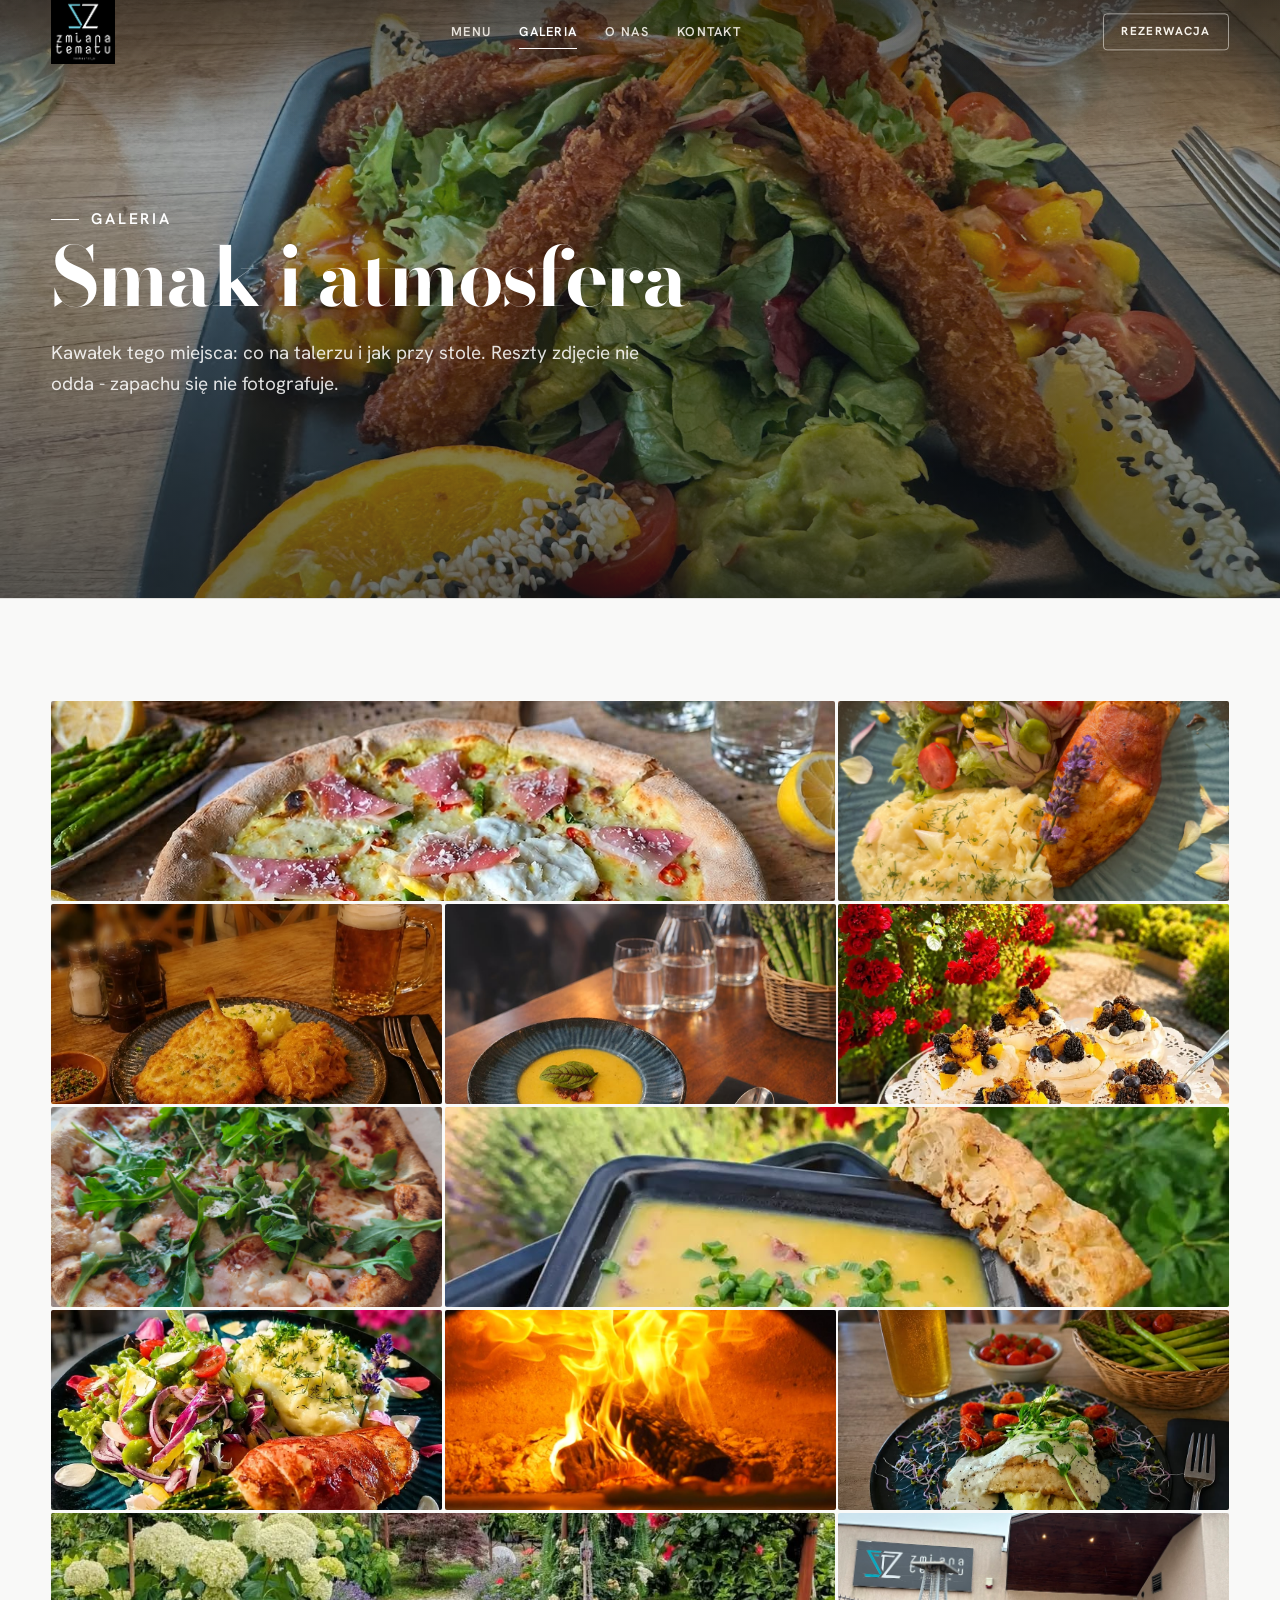
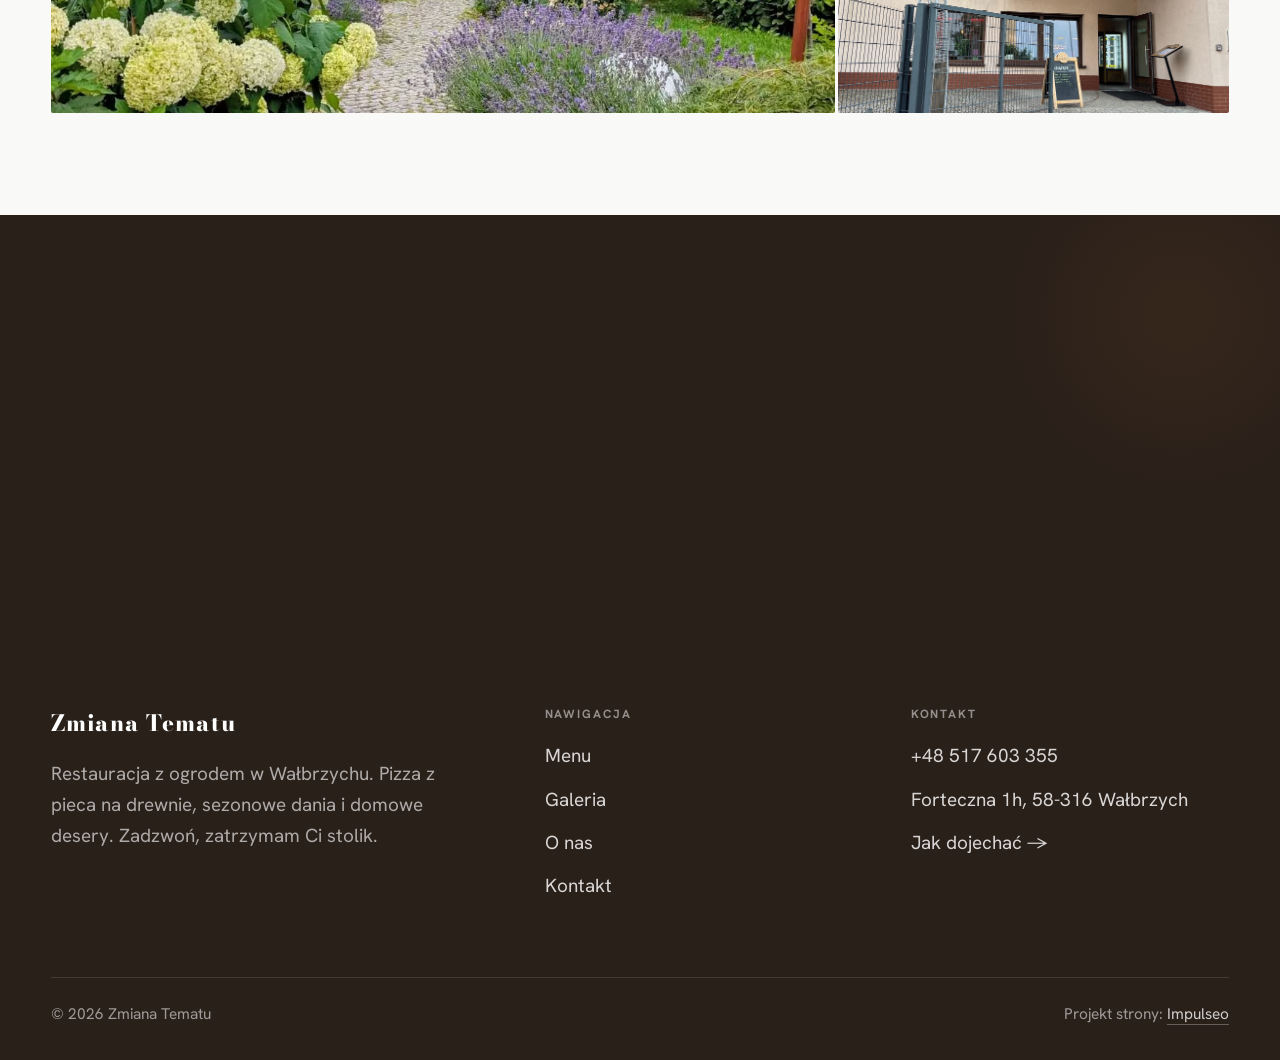
<file: realizacje.html>
<!DOCTYPE html>
<html lang="pl">
<head>
<meta charset="UTF-8">
<meta name="viewport" content="width=device-width, initial-scale=1.0">
<title>Galeria - Zmiana Tematu</title>
<meta name="description" content="Galeria Zmiana Tematu: Prosto z kuchni, Danie z karty, Nasza sala, Przy stole, Coś na słodko">
<link rel="preconnect" href="https://fonts.googleapis.com">
<link rel="preconnect" href="https://fonts.gstatic.com" crossorigin>
<link href="https://fonts.googleapis.com/css2?family=Bodoni+Moda:wght@500;600;700&family=Hanken+Grotesk:wght@400;500;600&display=swap" rel="stylesheet">
<link rel="stylesheet" href="assets/styles.css">
</head>
<body>

<header class="nav">
  <div class="wrap nav-inner">
    <a class="brand brand-has-logo" href="index.html"><img class="brand-logo" src="img/logo.jpg" alt="Zmiana Tematu"></a>
    <nav class="nav-links">
      <a href="oferta.html">Menu</a>
      <a href="realizacje.html" class="active">Galeria</a>
      <a href="o-nas.html">O nas</a>
      <a href="kontakt.html">Kontakt</a>
      <a href="kontakt.html" class="btn btn-accent">Rezerwacja</a>
    </nav>
    <button class="nav-toggle" aria-label="Menu"><span></span><span></span><span></span></button>
  </div>
</header>

<section class="pagehead">
  <img src="img/g13.jpg" alt="Zmiana Tematu - Smak i atmosfera">
  <div class="wrap">
    <span class="eyebrow">Galeria</span>
    <h1>Smak i atmosfera</h1>
    <p>Kawałek tego miejsca: co na talerzu i jak przy stole. Reszty zdjęcie nie odda - zapachu się nie fotografuje.</p>
  </div>
</section>
<section>
  <div class="wrap">
    <div class="gallery">
      <div class="tile t-two3 reveal"><img src="img/g1.jpg" alt="Prosto z kuchni" loading="lazy"><div class="cap">Prosto z kuchni</div></div>
      <div class="tile t-third reveal"><img src="img/g2.jpg" alt="Danie z karty" loading="lazy"><div class="cap">Danie z karty</div></div>
      <div class="tile t-third reveal"><img src="img/g3.jpg" alt="Nasza sala" loading="lazy"><div class="cap">Nasza sala</div></div>
      <div class="tile t-third reveal"><img src="img/g4.jpg" alt="Przy stole" loading="lazy"><div class="cap">Przy stole</div></div>
      <div class="tile t-third reveal"><img src="img/g5.jpg" alt="Coś na słodko" loading="lazy"><div class="cap">Coś na słodko</div></div>
      <div class="tile t-third reveal"><img src="img/g6.jpg" alt="Wieczorem u nas" loading="lazy"><div class="cap">Wieczorem u nas</div></div>
      <div class="tile t-two3 reveal"><img src="img/g7.jpg" alt="Zmiana Tematu" loading="lazy"></div>
      <div class="tile t-third reveal"><img src="img/g8.jpg" alt="Zmiana Tematu" loading="lazy"></div>
      <div class="tile t-third reveal"><img src="img/g9.jpg" alt="Zmiana Tematu" loading="lazy"></div>
      <div class="tile t-third reveal"><img src="img/g10.jpg" alt="Zmiana Tematu" loading="lazy"></div>
      <div class="tile t-two3 reveal"><img src="img/about.jpg" alt="Zmiana Tematu" loading="lazy"></div>
      <div class="tile t-third reveal"><img src="img/g12.jpg" alt="Zmiana Tematu" loading="lazy"></div>
    </div>
  </div>
</section>
<section class="cta">
  <div class="wrap">
    <div class="reveal">
      <span class="eyebrow">Zapraszamy</span>
      <h2>Głodny? Najlepiej spróbować na miejscu.</h2>
      <p>Wpadnij na obiad albo kolację, albo zarezerwuj stolik z wyprzedzeniem.</p>
    </div>
    <div class="cta-actions reveal">
      <a href="kontakt.html" class="btn btn-light">Zarezerwuj stolik <span class="arr">→</span></a>
      <a href="tel:+48517603355" class="btn btn-ghost" style="color:#fff;border-color:rgba(255,255,255,.3)">+48 517 603 355</a>
    </div>
  </div>
</section>

<footer>
  <div class="wrap">
    <div class="foot-grid">
      <div class="foot-brand">
        <div class="name">Zmiana Tematu</div>
        <p>Restauracja z ogrodem w Wałbrzychu. Pizza z pieca na drewnie, sezonowe dania i domowe desery. Zadzwoń, zatrzymam Ci stolik.</p>
      </div>
      <div class="foot-col">
        <h4>Nawigacja</h4>
        <a href="oferta.html">Menu</a>
        <a href="realizacje.html">Galeria</a>
        <a href="o-nas.html">O nas</a>
        <a href="kontakt.html">Kontakt</a>
      </div>
      <div class="foot-col">
        <h4>Kontakt</h4>
        <a href="tel:+48517603355">+48 517 603 355</a>
        <p>Forteczna 1h, 58-316 Wałbrzych</p>
        <a href="https://www.google.com/maps?cid=2492346745917615974" target="_blank" rel="noopener">Jak dojechać →</a>
      </div>
    </div>
    <div class="foot-bot">
      <span>© 2026 Zmiana Tematu</span>
      <span>Projekt strony: <a class="foot-credit" href="https://impulseo.pl" target="_blank" rel="noopener">Impulseo</a></span>
    </div>
  </div>
</footer>
<div class="sticky-reserve"><a class="sr-book" href="kontakt.html">Zarezerwuj stolik</a><a class="sr-call" href="tel:+48517603355" aria-label="Zadzwoń"><svg class="ico-tel" width="16" height="16" viewBox="0 0 24 24" fill="none" aria-hidden="true"><path d="M6.6 10.8a15.5 15.5 0 0 0 6.6 6.6l2.2-2.2a1 1 0 0 1 1-.24 11.4 11.4 0 0 0 3.6.58 1 1 0 0 1 1 1V20a1 1 0 0 1-1 1A17 17 0 0 1 3 4a1 1 0 0 1 1-1h3.5a1 1 0 0 1 1 1c0 1.25.2 2.46.58 3.6a1 1 0 0 1-.25 1l-2.23 2.2Z" fill="currentColor"/></svg></a></div>

<script src="assets/main.js"></script>
</body>
</html>
</file>
<file: assets/styles.css>
/* ============================================================
   STOLBASZ — premium, architektoniczny B2B fit-out
   Jasna paleta, zero brązu. System wg premium-web-craft.
   Projekt strony: Impulseo (impulseo.pl)
   ============================================================ */

:root{
  /* PALETA — jasna, architektoniczna, chłodna */
  --paper:#FBF6EE;          /* główne tło */
  --paper-2:#F0E5D6;        /* sekcje alternatywne (chłodny jasny szary) */
  --paper-3:#F0E5D6;        /* delikatne wypełnienia */
  --ink:#2A201A;            /* tekst główny — chłodny grafit */
  --ink-soft:#4A3B2F;       /* nagłówki drugorzędne */
  --muted:#8C8175;          /* tekst poboczny */
  --line:rgba(42,32,26,.12);/* hairline */
  --accent:#B84A28;         /* stonowany petrol-slate — jedyny akcent */
  --accent-d:#97381C;
  --accent-soft:rgba(184,74,40,.10);
  --dark:#2A201A;           /* sekcje ciemne (stopka/CTA) */

  /* ODSTĘPY — skala 4/8 */
  --space-1:4px; --space-2:8px; --space-3:12px; --space-4:16px; --space-5:24px;
  --space-6:32px; --space-7:48px; --space-8:64px; --space-9:96px; --space-10:128px;

  /* TYPOGRAFIA — fluid clamp() (skala podbita 16.07.2026: większe, czytelniejsze litery — uwaga Adama) */
  --text-sm:clamp(.9rem,.87rem + .12vw,1rem);
  --text-base:clamp(1.08rem,1.04rem + .18vw,1.2rem);
  --text-lg:clamp(1.24rem,1.15rem + .34vw,1.44rem);
  --text-h3:clamp(1.34rem,1.22rem + .55vw,1.66rem);
  --text-h2:clamp(2.1rem,1.66rem + 2.1vw,3.1rem);
  --text-h1:clamp(2.9rem,2.1rem + 4vw,5.1rem);

  /* PROMIENIE — architektoniczne, raczej ostre */
  --r-sm:3px; --r-md:6px; --r-lg:10px;

  /* RUCH */
  --ease:cubic-bezier(.25,.46,.45,.94); --dur:.24s;

  /* CIENIE — miękkie, warstwowe */
  --sh-sm:0 1px 2px rgba(16,24,32,.04), 0 2px 8px rgba(16,24,32,.05);
  --sh-md:0 2px 6px rgba(16,24,32,.05), 0 12px 28px -8px rgba(16,24,32,.12);
  --sh-lg:0 6px 14px rgba(16,24,32,.07), 0 26px 56px -18px rgba(16,24,32,.22);

  --hairline:1px solid var(--line);

  --font-display:'Bodoni Moda',serif;
  --font-body:'Hanken Grotesk',sans-serif;
}

*{box-sizing:border-box;margin:0;padding:0}
html{scroll-behavior:smooth}
body{
  font-family:var(--font-body);
  font-size:var(--text-base);
  line-height:1.65;
  color:var(--ink);
  background:var(--paper);
  -webkit-font-smoothing:antialiased;
  text-rendering:optimizeLegibility;
}
img{max-width:100%;display:block}
a{color:inherit;text-decoration:none}

.wrap{width:min(92%,1180px);margin-inline:auto}
section{padding-block:clamp(52px,6.5vw,96px)}

h1,h2,h3{font-family:var(--font-display);font-weight:700;line-height:1.08;letter-spacing:-.02em;color:var(--ink)}
h1{font-size:var(--text-h1);letter-spacing:-.035em}
h2{font-size:var(--text-h2);letter-spacing:-.025em}
h3{font-size:var(--text-h3)}
p{max-width:65ch}

.eyebrow{
  font-family:var(--font-body);
  font-size:var(--text-sm);
  font-weight:600;
  letter-spacing:.18em;
  text-transform:uppercase;
  color:var(--accent);
  display:inline-flex;align-items:center;gap:var(--space-3);
}
.eyebrow::before{content:"";width:28px;height:1px;background:var(--accent);display:inline-block}

.muted{color:var(--muted)}
.lead{font-size:var(--text-lg);line-height:1.55;color:var(--ink-soft);max-width:50ch}

/* ---------- BUTTONS ---------- */
.btn{
  display:inline-flex;align-items:center;gap:var(--space-2);
  font-weight:600;font-size:var(--text-sm);letter-spacing:.02em;
  padding:var(--space-4) var(--space-6);
  border-radius:var(--r-sm);
  transition:transform var(--dur) var(--ease),box-shadow var(--dur) var(--ease),background var(--dur) var(--ease);
  cursor:pointer;border:1px solid transparent;
}
.btn-accent{background:var(--accent);color:#fff;box-shadow:var(--sh-sm)}
.btn-accent:hover{background:var(--accent-d);transform:translateY(-2px);box-shadow:var(--sh-md)}
.btn-accent:active{transform:translateY(0);box-shadow:var(--sh-sm)}
.btn-ghost{background:transparent;color:var(--ink);border-color:var(--line)}
.btn-ghost:hover{border-color:var(--accent);color:var(--accent);transform:translateY(-2px)}
.btn-light{background:#fff;color:var(--ink);box-shadow:var(--sh-sm)}
.btn-light:hover{transform:translateY(-2px);box-shadow:var(--sh-md)}
.btn .arr{transition:transform var(--dur) var(--ease)}
.btn:hover .arr{transform:translateX(4px)}

/* ---------- NAV ---------- */
.nav{
  position:sticky;top:0;z-index:50;
  background:color-mix(in srgb,var(--paper) 88%,transparent);
  backdrop-filter:saturate(140%) blur(10px);
  border-bottom:var(--hairline);
}
.nav-inner{display:flex;align-items:center;justify-content:space-between;height:72px}
.brand{display:flex;flex-direction:column;line-height:1}
.brand .name{font-family:var(--font-display);font-weight:800;font-size:1.35rem;letter-spacing:.04em}
.brand .sub{font-size:.62rem;letter-spacing:.34em;text-transform:uppercase;color:var(--muted);margin-top:5px}
.nav-links{display:flex;align-items:center;gap:var(--space-6)}
.nav-links a{font-size:var(--text-sm);font-weight:500;color:var(--ink-soft);position:relative;padding-block:4px;transition:color var(--dur) var(--ease)}
.nav-links a::after{content:"";position:absolute;left:0;bottom:0;width:0;height:1.5px;background:var(--accent);transition:width var(--dur) var(--ease)}
.nav-links a:hover,.nav-links a.active{color:var(--ink)}
.nav-links a:hover::after,.nav-links a.active::after{width:100%}
.nav-links .btn{padding:var(--space-2) var(--space-5)}
/* przyciski w nav: właściwy kolor (przebij .nav-links a) + bez podkreślenia */
.nav-links a.btn-accent{color:#fff}
.nav-links a.btn-ghost,.nav-links a.btn-light{color:var(--ink)}
.nav-links a.btn::after{display:none}
.nav-toggle{display:none;background:none;border:none;cursor:pointer;flex-direction:column;gap:5px;padding:8px}
.nav-toggle span{width:24px;height:2px;background:var(--ink);transition:var(--dur)}

/* ---------- HERO (split) ---------- */
.hero{position:relative;overflow:hidden;border-bottom:var(--hairline)}
.hero-grid{display:grid;grid-template-columns:1.05fr .95fr;gap:clamp(24px,4vw,60px);align-items:center;
  padding-block:clamp(36px,4.5vw,64px)}
.hero-copy .eyebrow{margin-bottom:var(--space-5)}
.hero-copy h1{margin-bottom:var(--space-5)}
.hero-copy .lead{margin-bottom:var(--space-7)}
.hero-actions{display:flex;flex-wrap:wrap;gap:var(--space-4)}
.hero-art{position:relative;aspect-ratio:4/3;border-radius:var(--r-lg);overflow:hidden;box-shadow:var(--sh-lg)}
.hero-art img{width:100%;height:100%;object-fit:cover}
.hero-art::after{content:"";position:absolute;inset:0;background:linear-gradient(180deg,transparent 55%,rgba(18,24,28,.28))}
.hero-badge{position:absolute;left:var(--space-5);bottom:var(--space-5);z-index:2;
  background:rgba(252,252,251,.94);backdrop-filter:blur(4px);
  border-radius:var(--r-md);padding:var(--space-4) var(--space-5);box-shadow:var(--sh-md);max-width:78%}
.hero-badge strong{display:block;font-family:var(--font-display);font-size:1rem;letter-spacing:-.01em}
.hero-badge span{font-size:var(--text-sm);color:var(--muted)}

/* ---------- HERO duży / kinowy (strona główna) ---------- */
.hero-cine{position:relative;min-height:clamp(560px,82vh,840px);min-height:clamp(560px,82svh,840px);display:flex;align-items:center;overflow:hidden;border-bottom:var(--hairline)}
.hero-cine>img{position:absolute;inset:0;width:100%;height:100%;object-fit:cover;z-index:0}
.hero-cine::after{content:"";position:absolute;inset:0;z-index:1;
  background:linear-gradient(95deg,rgba(13,18,23,.86) 0%,rgba(13,18,23,.64) 32%,rgba(13,18,23,.24) 62%,rgba(13,18,23,.04) 100%)}
.hero-cine .wrap{position:relative;z-index:2;padding-block:var(--space-8)}
.hero-cine .hero-copy{max-width:660px}
.hero-cine .eyebrow{color:#fff;margin-bottom:var(--space-5)}
.hero-cine .eyebrow::before{background:#fff}
.hero-cine h1{color:#fff;margin-bottom:var(--space-5);font-size:clamp(2.9rem,2rem + 4.4vw,5.2rem)}
.hero-cine .lead{color:rgba(255,255,255,.92);max-width:48ch;margin-bottom:var(--space-7)}
.hero-cine .hero-actions{display:flex;flex-wrap:wrap;gap:var(--space-4)}
@media(max-width:680px){
  .hero-cine{min-height:clamp(520px,76vh,640px);min-height:clamp(520px,76svh,640px);align-items:flex-end}
  .hero-cine::after{background:linear-gradient(0deg,rgba(13,18,23,.9) 6%,rgba(13,18,23,.45) 55%,rgba(13,18,23,.25) 100%)}
  .hero-cine .wrap{padding-bottom:var(--space-9)}
}

/* full-bleed hero variant (podstrony) */
.pagehead{position:relative;min-height:46vh;min-height:46svh;display:flex;align-items:flex-end;overflow:hidden;border-bottom:var(--hairline)}
.pagehead img{position:absolute;inset:0;width:100%;height:100%;object-fit:cover}
.pagehead::after{content:"";position:absolute;inset:0;background:linear-gradient(180deg,rgba(18,24,28,.25),rgba(18,24,28,.62))}
.pagehead .wrap{position:relative;z-index:2;padding-block:var(--space-9);color:#fff}
.pagehead h1{color:#fff;max-width:18ch}
.pagehead .eyebrow{color:#fff}
.pagehead .eyebrow::before{background:#fff}
.pagehead p{color:rgba(255,255,255,.86);margin-top:var(--space-4);max-width:54ch}

/* ---------- STRIP (pasek skrótów / liczby) ---------- */
.strip{background:var(--dark);color:#fff}
.strip .wrap{display:grid;grid-template-columns:repeat(4,1fr);gap:var(--space-6);padding-block:var(--space-8)}
.strip .item .k{font-family:var(--font-display);font-size:clamp(1.6rem,1.2rem + 1.4vw,2.4rem);font-weight:800;letter-spacing:-.02em;color:#fff}
.strip .item .v{font-size:var(--text-sm);color:rgba(255,255,255,.66);margin-top:var(--space-2);line-height:1.45}
.strip .item{border-left:2px solid var(--accent);padding-left:var(--space-5)}

/* ---------- SECTION HEAD ---------- */
.head{max-width:48rem;margin-bottom:var(--space-8)}
.head.center{margin-inline:auto;text-align:center}
.head .eyebrow{margin-bottom:var(--space-4)}
.head h2{margin-bottom:var(--space-4)}
.head p{color:var(--muted);font-size:var(--text-lg);line-height:1.55}
.head.center p{margin-inline:auto}

/* ---------- INTRO SPLIT ---------- */
.split{display:grid;grid-template-columns:.92fr 1.08fr;gap:clamp(28px,5vw,80px);align-items:center}
.split.rev{grid-template-columns:1.08fr .92fr}
.split.rev .split-art{order:-1}
.split-art{position:relative;aspect-ratio:5/4;border-radius:var(--r-lg);overflow:hidden;box-shadow:var(--sh-lg)}
.split-art img{width:100%;height:100%;object-fit:cover}
.split-copy h2{margin-bottom:var(--space-5)}
.split-copy p+p{margin-top:var(--space-4)}
.split-copy .btn{margin-top:var(--space-6)}

/* ---------- SERVICES (zakres) ---------- */
.svc-grid{display:grid;grid-template-columns:repeat(auto-fit,minmax(280px,1fr));gap:var(--space-5)}
.svc{background:#fff;border:var(--hairline);border-radius:var(--r-md);padding:var(--space-7) var(--space-6);
  transition:transform var(--dur) var(--ease),box-shadow var(--dur) var(--ease),border-color var(--dur) var(--ease);
  position:relative;overflow:hidden}
.svc::before{content:"";position:absolute;left:0;top:0;width:3px;height:0;background:var(--accent);transition:height var(--dur) var(--ease)}
.svc:hover{transform:translateY(-4px);box-shadow:var(--sh-md);border-color:transparent}
.svc:hover::before{height:100%}
.svc .ic{font-family:var(--font-display);font-size:.8rem;font-weight:700;letter-spacing:.12em;color:var(--accent);margin-bottom:var(--space-4)}
.svc h3{margin-bottom:var(--space-3);font-size:1.22rem}
.svc p{color:var(--muted);font-size:var(--text-base);line-height:1.6}

/* big detailed service rows */
.svc-row{display:grid;grid-template-columns:.8fr 1.2fr;gap:clamp(20px,4vw,60px);align-items:center;padding-block:var(--space-8)}
.svc-row+.svc-row{border-top:var(--hairline)}
.svc-row.rev{grid-template-columns:1.2fr .8fr}
.svc-row.rev .svc-row-art{order:-1}
.svc-row-art{aspect-ratio:4/3;border-radius:var(--r-md);overflow:hidden;box-shadow:var(--sh-md)}
.svc-row-art img{width:100%;height:100%;object-fit:cover}
.svc-row h3{font-size:1.5rem;margin-bottom:var(--space-4)}
.svc-row .num{font-family:var(--font-display);font-size:.85rem;font-weight:700;letter-spacing:.14em;color:var(--accent);display:block;margin-bottom:var(--space-3)}
.svc-row ul{list-style:none;margin-top:var(--space-4);display:flex;flex-direction:column;gap:var(--space-2)}
.svc-row li{position:relative;padding-left:var(--space-5);color:var(--muted);font-size:var(--text-base)}
.svc-row li::before{content:"";position:absolute;left:0;top:.62em;width:8px;height:1px;background:var(--accent)}

/* ---------- GALLERY (realizacje) ---------- */
.gallery{display:grid;grid-template-columns:repeat(12,1fr);gap:var(--space-4);grid-auto-rows:200px}
/* GALERIA MASONRY — pionowe zdjęcia (portrety beauty/wellness) bez przycinania: kolumny, height auto */
.gallery-masonry{column-count:3;column-gap:var(--space-4)}
@media(max-width:900px){.gallery-masonry{column-count:2}}
@media(max-width:560px){.gallery-masonry{column-count:1}}
.gallery-masonry .m-tile{break-inside:avoid;margin:0 0 var(--space-4);padding:0;position:relative;overflow:hidden;border-radius:var(--r-md);border:1px solid var(--line)}
.gallery-masonry .m-tile img{width:100%;height:auto;display:block}
.gallery-masonry .m-tile .cap{position:absolute;left:0;right:0;bottom:0;padding:var(--space-4);color:#fff;background:linear-gradient(0deg,rgba(0,0,0,.55),transparent);font-size:var(--text-sm)}
.gallery-masonry .m-tile .cap small{display:block;font-weight:400;opacity:.78;letter-spacing:.04em;text-transform:uppercase;font-size:.66rem;margin-top:3px}
.tile{position:relative;overflow:hidden;border-radius:var(--r-md);box-shadow:var(--sh-sm);
  transition:transform var(--dur) var(--ease),box-shadow var(--dur) var(--ease)}
.tile img{width:100%;height:100%;object-fit:cover;transition:transform .6s var(--ease)}
.tile:hover{box-shadow:var(--sh-md)}
.tile:hover img{transform:scale(1.05)}
.tile .cap{position:absolute;left:0;right:0;bottom:0;padding:var(--space-5) var(--space-4) var(--space-4);
  background:linear-gradient(transparent,rgba(18,24,28,.78));color:#fff;
  font-size:var(--text-sm);font-weight:600;letter-spacing:.01em;
  opacity:0;transform:translateY(8px);transition:var(--dur) var(--ease)}
.tile:hover .cap{opacity:1;transform:translateY(0)}
.tile .cap small{display:block;font-weight:400;opacity:.78;letter-spacing:.04em;text-transform:uppercase;font-size:.66rem;margin-top:3px}
/* bento spans */
.t-wide{grid-column:span 6}
.t-tall{grid-column:span 6;grid-row:span 2}
.t-std{grid-column:span 6}
.t-third{grid-column:span 4}
.t-two3{grid-column:span 8}

/* ---------- TRUST / WIARYGODNOŚĆ ---------- */
.trust{background:var(--paper-2)}
.trust-grid{display:grid;grid-template-columns:repeat(auto-fit,minmax(240px,1fr));gap:var(--space-5);margin-top:var(--space-7)}
.trust-card{background:#fff;border-radius:var(--r-md);padding:var(--space-7) var(--space-6);box-shadow:var(--sh-sm);border-top:3px solid var(--accent)}
.trust-card .big{font-family:var(--font-display);font-size:clamp(1.8rem,1.3rem + 1.6vw,2.6rem);font-weight:800;letter-spacing:-.02em;color:var(--ink);line-height:1}
.trust-card h3{font-size:1.12rem;margin:var(--space-3) 0 var(--space-2)}
.trust-card p{color:var(--muted);font-size:var(--text-base);line-height:1.55}

/* ---------- CTA band ---------- */
.cta{background:var(--dark);color:#fff;position:relative;overflow:hidden}
.cta .wrap{display:grid;grid-template-columns:1.4fr .6fr;gap:var(--space-7);align-items:center;position:relative;z-index:2}
.cta h2{color:#fff;max-width:20ch}
.cta p{color:rgba(255,255,255,.74);margin-top:var(--space-4)}
.cta-actions{display:flex;flex-direction:column;gap:var(--space-3);align-items:flex-start}
.cta::before{content:"";position:absolute;right:-80px;top:-80px;width:360px;height:360px;border-radius:50%;
  background:radial-gradient(circle,var(--accent-soft),transparent 70%)}

/* ---------- CONTACT ---------- */
.contact-grid{display:grid;grid-template-columns:.85fr 1.15fr;gap:clamp(28px,4vw,56px);align-items:start}
.info-list{display:flex;flex-direction:column;gap:var(--space-2)}
.info-row{display:flex;gap:var(--space-4);align-items:flex-start;padding-block:var(--space-4);border-bottom:var(--hairline)}
.info-row .ic{flex:none;width:42px;height:42px;display:grid;place-items:center;border-radius:50%;
  background:var(--accent-soft);color:var(--accent);font-size:1.05rem}
.info-row .lbl{font-size:.72rem;letter-spacing:.14em;text-transform:uppercase;color:var(--muted)}
.info-row .val{font-weight:600;font-size:var(--text-base);margin-top:2px}
.info-row a.val:hover{color:var(--accent)}
.map{border:none;border-radius:var(--r-lg);box-shadow:var(--sh-md);width:100%;height:100%;min-height:380px;filter:grayscale(.2) contrast(1.02)}
.form{background:#fff;border:var(--hairline);border-radius:var(--r-lg);padding:clamp(24px,3vw,40px);box-shadow:var(--sh-sm)}
.form .fld{margin-bottom:var(--space-5)}
.form label{display:block;font-size:var(--text-sm);font-weight:600;margin-bottom:var(--space-2)}
.form input,.form textarea{width:100%;font-family:inherit;font-size:var(--text-base);color:var(--ink);
  padding:var(--space-4);border:var(--hairline);border-radius:var(--r-sm);background:var(--paper);transition:border-color var(--dur)}
.form input:focus,.form textarea:focus{outline:none;border-color:var(--accent);background:#fff}
.form textarea{resize:vertical;min-height:120px}
.form .note{font-size:var(--text-sm);color:var(--muted);margin-top:var(--space-3)}

/* ---------- FOOTER ---------- */
footer{background:var(--dark);color:#fff;padding-block:var(--space-9) var(--space-6)}
.foot-grid{display:grid;grid-template-columns:1.4fr 1fr 1fr;gap:var(--space-7);margin-bottom:var(--space-8)}
.foot-brand .name{font-family:var(--font-display);font-weight:800;font-size:1.4rem;letter-spacing:.04em}
.foot-brand p{color:rgba(255,255,255,.62);margin-top:var(--space-4);font-size:var(--text-base);max-width:38ch}
.foot-col h4{font-size:.74rem;letter-spacing:.16em;text-transform:uppercase;color:rgba(255,255,255,.5);margin-bottom:var(--space-4)}
.foot-col a,.foot-col p{display:block;color:rgba(255,255,255,.82);font-size:var(--text-base);margin-bottom:var(--space-3)}
.foot-col a:hover{color:#fff}
.foot-bot{border-top:1px solid rgba(255,255,255,.12);padding-top:var(--space-5);display:flex;justify-content:space-between;flex-wrap:wrap;gap:var(--space-3);
  font-size:var(--text-sm);color:rgba(255,255,255,.55)}
.foot-bot a:hover{color:#fff}

/* ---------- REVEAL ---------- */
.reveal{opacity:0;transform:translateY(22px);transition:opacity .6s var(--ease),transform .6s var(--ease)}
.reveal.in{opacity:1;transform:none}

/* ---------- RESPONSIVE ---------- */
@media(max-width:920px){
  .hero-grid,.split,.split.rev,.svc-row,.svc-row.rev,.cta .wrap,.contact-grid,.foot-grid{grid-template-columns:1fr}
  .split.rev .split-art,.svc-row.rev .svc-row-art{order:0}
  .hero-art{aspect-ratio:16/10;max-height:420px}
  .strip .wrap{grid-template-columns:repeat(2,1fr);gap:var(--space-7)}
  .gallery{grid-auto-rows:180px}
  .t-wide,.t-tall,.t-std,.t-third,.t-two3{grid-column:span 6}
  .t-tall{grid-row:span 1}
  .cta-actions{flex-direction:row;flex-wrap:wrap}
  .foot-grid{gap:var(--space-6)}
}
@media(max-width:680px){
  .nav-links{position:fixed;inset:72px 0 auto 0;background:var(--paper);flex-direction:column;align-items:stretch;
    gap:0;padding:var(--space-4) 6%;border-bottom:var(--hairline);box-shadow:var(--sh-md);
    transform:translateY(-120%);transition:transform var(--dur) var(--ease)}
  .nav-links.open{transform:translateY(0)}
  .nav-links a{padding-block:var(--space-4);border-bottom:var(--hairline)}
  .nav-links .btn{margin-top:var(--space-3);justify-content:center}
  .nav-toggle{display:flex}
  .strip .wrap{grid-template-columns:1fr}
  .gallery{grid-template-columns:repeat(6,1fr)}
  .foot-grid{grid-template-columns:1fr}
}
@media(prefers-reduced-motion:reduce){
  *{animation-duration:.01ms!important;transition:none!important}
  .reveal{opacity:1!important;transform:none!important}
  html{scroll-behavior:auto}
}

/* ============================================================
   PREMIUM LAYER — destylat deep-researchu branż (anty-AI, spokój).
   Zmienne STOLBASZ (--accent/--ink/--paper/--line/--dark). Ruch ledwo
   zauważalny, krzywa cubic-bezier(.16,.84,.44,1); prefers-reduced-motion
   pokryte blanketem wyżej. Karty hairline zamiast cieni = #1 sygnał „nie-AI".
   ============================================================ */

/* więcej oddechu między sekcjami (liderzy: 110-130px) */
section{padding-block:clamp(64px,8vw,128px)}

/* 1) Aksamitny reveal — dłuższa, miękka krzywa zamiast „skoku" */
.reveal{transition:opacity .9s cubic-bezier(.16,.84,.44,1),transform .9s cubic-bezier(.16,.84,.44,1);will-change:opacity,transform}
/* stagger TYLKO w galerii (tam pozycja = porządek dzieci) */
.gallery .reveal:nth-child(2){transition-delay:.07s}
.gallery .reveal:nth-child(3){transition-delay:.14s}
.gallery .reveal:nth-child(4){transition-delay:.21s}
.gallery .reveal:nth-child(5){transition-delay:.28s}
.gallery .reveal:nth-child(6){transition-delay:.35s}

/* 2) Hero STATYCZNY na .hero-cine — Ken Burns CAŁKIEM WYŁĄCZONY 26.06 (3. zgłoszenie Szymona).
   GENEZA: animowanie scale na <img> hero z teksturami (cegły/framugi) re-samplinguje obraz
   klatka po klatce → na części ekranów drobne drganie/shimmer = „heroshot się trzęsie".
   translateY usunięto wcześniej, scale-only + will-change/GPU NIE wystarczyły do GWARANCJI gładkości.
   Krzysztof zażądał pewności („make sure, że błąd się nie pojawi") > efekt. Zero animacji = 0% drgania.
   Delikatny zoom zostaje TYLKO w pełnoekranowych hero gastro/studio (hg-bg/hs-bg — tło, inny
   mechanizm, chwalone, nigdy nie zgłaszane). NIE wracać do KB na .hero-cine bez realnego testu
   na sprzęcie klienta — to ryzyko regresji „trzęsienia”. */
/* BEZPIECZNY "wow" na hero = jednorazowy FADE-IN (opacity), nie zoom.
   opacity nie dotyka bitmapy → gładkie na KAŻDYM zdjęciu/ekranie/GPU, zero ryzyka migotania.
   Geometryczny ruch (scale/translate) na .hero-cine jest ZAKAZANY (bramka pilnuje). */
@keyframes heroFade{from{opacity:0}to{opacity:1}}
.hero-cine>img{transform:none;animation:heroFade 1.1s ease-out both}

/* 3) Akcentowy hairline pod nagłówkiem sekcji, który „rysuje się" przy wejściu */
.head h2{position:relative;padding-bottom:18px}
.head h2::after{content:"";position:absolute;left:0;bottom:0;height:1px;width:0;background:var(--accent);transition:width 1s cubic-bezier(.16,.84,.44,1) .15s}
.head.center h2::after{left:50%;transform:translateX(-50%)}
.head.reveal.in h2::after,.head.center.reveal.in h2::after{width:54px}

/* 4) Karty HAIRLINE zamiast cieni/zaokrągleń (najmocniejszy anty-AI detal) */
.svc{background:transparent;border:1px solid var(--line);border-radius:var(--r-sm);box-shadow:none}
.svc:hover{box-shadow:none;border-color:var(--accent);transform:translateY(-3px)}
.trust-card{background:transparent;box-shadow:none;border:1px solid var(--line);border-top:2px solid var(--accent);border-radius:var(--r-sm)}
.tile{box-shadow:none;border-radius:var(--r-sm)}
.tile:hover{box-shadow:none}

/* 5) Sticky-nav kondensuje się po przewinięciu (sygnał dopracowania) */
.nav{transition:box-shadow .4s ease,background .4s ease}
.nav.is-stuck{box-shadow:0 1px 0 var(--line),0 14px 30px -24px rgba(0,0,0,.45)}
.nav-inner{transition:height .35s var(--ease)}
.nav.is-stuck .nav-inner{height:60px}

/* 6) MANIFESTO — pełnoekranowy cytat-bohater (zastępuje generyczne „Dlaczego my") */
.manifesto{background:var(--paper-2);text-align:center}
.manifesto .wrap{max-width:60rem}
.manifesto p{font-family:var(--font-display);font-style:italic;font-size:clamp(1.6rem,1rem + 2.4vw,2.8rem);line-height:1.32;color:var(--ink-soft);margin-inline:auto;max-width:26ch;position:relative;padding-top:var(--space-8)}
.manifesto p::before{content:"";position:absolute;top:0;left:50%;transform:translateX(-50%);width:54px;height:1px;background:var(--accent)}
.manifesto p span{color:var(--accent);font-style:italic}

/* 7) GATEWAYS — 3 duże bramy-zdjęcia (zamiast paska menu usług) */
.gateways{display:grid;grid-template-columns:repeat(3,1fr);gap:var(--space-4)}
.gateway{position:relative;aspect-ratio:3/4;overflow:hidden;border-radius:var(--r-sm);display:block}
.gateway img{width:100%;height:100%;object-fit:cover;transition:transform .8s var(--ease),filter .5s var(--ease)}
.gateway::after{content:"";position:absolute;inset:0;background:linear-gradient(180deg,transparent 38%,rgba(18,24,28,.74))}
.gateway:hover img{transform:scale(1.05);filter:brightness(1.05)}
.gateway .g-ttl{position:absolute;left:0;right:0;bottom:0;z-index:2;padding:var(--space-6) var(--space-5);color:#fff;font-family:var(--font-display);font-size:1.45rem;letter-spacing:-.01em;line-height:1.15}
.gateway .g-ttl small{display:block;font-family:var(--font-body);font-size:var(--text-sm);font-weight:400;opacity:.82;letter-spacing:.03em;margin-top:5px}
@media(max-width:760px){.gateways{grid-template-columns:1fr}.gateway{aspect-ratio:16/10}}

/* 8) LOGO klienta w nagłówku (gdy podane --logo) */
/* 52px domyślnie (feedback Bartka 06.07.2026: 40px ginęło, uwaga padła 3x; ~56px sprawdzone na żywym demie anna-borowiec-makeup) */
.brand-logo{height:64px;width:auto;max-width:300px;object-fit:contain;display:block}
.nav.is-stuck .brand-logo{height:52px}
@media(max-width:680px){.brand-logo{height:46px;max-width:210px}}


/* === RWD: nagłówki na wąskich ekranach (dodane 17.07.2026 razem z fixem clamp) ===
   Po przywróceniu działania clamp() dolna granica --text-h1 (2.9rem) rozpychała
   dokument przy długich polskich słowach na telefonach. Tu ją zjeżdżamy. */
@media (max-width:560px){
  :root{
    --text-h1:clamp(1.9rem, 1.15rem + 4.4vw, 2.7rem);
    --text-h2:clamp(1.5rem, 1rem + 3vw, 2.1rem);
  }
  .hero-cine h1{font-size:clamp(1.9rem, 1.15rem + 4.4vw, 2.7rem)}
  h1,h2{overflow-wrap:break-word}
}

/* GODZINY (godziny_grid z briefu) — dzień po lewej, godziny po prawej. Wcześniej BRAK stylu
   powodował sklejenie "Poniedziałek-Piątek8:00-20:00" (dodane 2026-07-21). Neutralne dla dem bez grafiku. */
.godz{display:flex;flex-direction:column;gap:2px;max-width:440px;margin-top:8px}
.godz-row{display:flex;justify-content:space-between;align-items:baseline;gap:24px;padding:10px 0;border-bottom:1px solid var(--line)}
.godz-row:last-child{border-bottom:0}
.godz-row b{font-weight:600;color:var(--ink)}
.godz-row span{color:var(--muted);white-space:nowrap}

/* === rodzina: gastro === */
/* ============================================================
   RODZINA: GASTRO (restauracja / kawiarnia / bar / pizzeria)
   Doklejane NA WIERZCH base.css. Dziedziczy paletę/fonty skórki gastro (Bodoni Moda + terakota).
   Filozofia: APETYT + REZERWACJA STOLIKA (nie zaufanie/wycena jak u fachowca).
   Menu = kategorie BEZ zmyślonych dań/cen (uczciwość); godziny tylko z reconu.
   ============================================================ */

/* --- Galeria atmosfery: gutterless, ostre rogi (food/wnętrze, nie "dokumentacja") --- */
.gallery{gap:3px}
.tile{border-radius:2px;box-shadow:none}
.tile:hover{box-shadow:none}

/* --- MENU: kategorie (nazwa serif + opis, hairline) - BEZ wymyslonych dań i cen --- */
.menu-sec{background:var(--paper-2)}
.menu-cats{display:grid;grid-template-columns:repeat(2,1fr);gap:var(--space-7) var(--space-8);max-width:62rem;margin:0 auto}
.menu-cat{border-top:1px solid var(--accent);padding-top:var(--space-4)}
.menu-cat h3{font-family:var(--font-display);font-size:1.35rem;letter-spacing:.02em;margin-bottom:var(--space-3)}
.menu-cat p{color:var(--muted);font-size:var(--text-base);line-height:1.6}
.menu-note{text-align:center;color:var(--muted);font-size:var(--text-sm);margin-top:var(--space-8);max-width:50ch;margin-inline:auto}
@media(max-width:760px){.menu-cats{grid-template-columns:1fr;gap:var(--space-6)}}

/* --- KARTA GODZIN (renderowana tylko z realnych danych) --- */
.godz{max-width:30rem}
.godz-row{display:flex;justify-content:space-between;gap:var(--space-5);border-bottom:1px solid var(--line);padding-block:var(--space-3)}
.godz-row b{font-weight:600;color:var(--ink)}
.godz-row span{color:var(--muted)}

/* --- STICKY-RESERVE: dolny pasek mobile (gastro-odpowiednik sticky-call) --- */
.sticky-reserve{display:none}
@media(max-width:820px){
  .sticky-reserve{display:grid;grid-template-columns:1fr auto;gap:1px;position:fixed;left:0;right:0;bottom:0;z-index:90;
    background:var(--line);box-shadow:0 -6px 20px -10px rgba(0,0,0,.4)}
  .sticky-reserve a{padding:15px 8px;text-align:center;font-weight:700;font-size:.95rem;letter-spacing:.01em}
  .sr-book{background:var(--accent);color:#fff}
  .sr-call{background:var(--paper);color:var(--ink);padding-inline:22px}
  body{padding-bottom:56px}
}

/* ============================================================
   FAZA 3 - OSOBNY UKŁAD GASTRO (wzór: topowe restauracje - Noma/Disfrutar/Septime/Alchemist; research wf_c20bffea).
   Hero MINIMALNY: samo pełnoekranowe zdjęcie + 1 krótka linijka w DOLNYM-LEWYM rogu. Reszta = oddech.
   Nazwa pada RAZ - jako logo w navie, NIGDY dublowana wielkim tytułem (to #1 tell taniej strony).
   Nav: logo z LEWEJ (split), przezroczysty nad zdjęciem, lity po scrollu. CTA "Rezerwacja" = obrys w navie, nie guzik na środku.
   ============================================================ */
.hero-gastro{position:relative;height:100vh;height:100svh;min-height:560px;display:flex;align-items:flex-end;overflow:hidden;isolation:isolate}
.hero-gastro .hg-bg{position:absolute;inset:0;width:100%;height:100%;object-fit:cover;z-index:-2;animation:hgKen 28s ease-out infinite alternate}
@keyframes hgKen{from{transform:scale(1.05)}to{transform:scale(1.13)}}
/* overlay: ciemny TYLKO u dołu (pod linijkę), góra/środek zdjęcia oddychają */
.hero-gastro .hg-veil{position:absolute;inset:0;z-index:-1;
  background:linear-gradient(180deg,rgba(8,6,4,0) 0%,rgba(8,6,4,0) 52%,rgba(8,6,4,.68) 100%)}
.hg-tagline{position:relative;z-index:2;margin:0 0 clamp(2.6rem,7vh,5rem) clamp(1.4rem,5vw,4rem);
  font-family:var(--font-display);font-style:normal;font-weight:600;
  font-size:clamp(2.1rem,5.2vw,4rem);line-height:1.08;letter-spacing:.005em;
  color:#f5f1ea;max-width:24ch;text-shadow:0 2px 18px rgba(0,0,0,.5)}
.hg-since{font-family:var(--font-display);font-weight:500;font-size:.62em;letter-spacing:.01em;
  color:rgba(245,241,234,.86);white-space:nowrap}
@media(max-width:640px){.hg-tagline{font-size:clamp(2rem,8vw,2.6rem);margin-bottom:clamp(2rem,9vh,3.4rem)}}

/* ============================================================
   NAWIGACJA GASTRO - styl NOBU (research wf_d6d990de + wf_a8c0864c, żywy kod noburestaurants.com).
   3 strefy, STAŁA wysokość 64px (jak Nobu). JEDEN kontroler gastro.js steruje stanami kierunkowo:
   .nav-hidden (chowanie w dół) + .nav-solid (lity krem przy scrollu w górę). Histereza = brak migania.
   is-stuck (base.js, twardy próg 24px) NEUTRALIZOWANE wizualnie - inaczej base walczyło z gastro i krem migał przy górze.
   ============================================================ */
.nav{position:fixed;left:0;right:0;background:transparent;backdrop-filter:none;border-bottom:1px solid transparent;z-index:100;
  transition:transform .35s var(--ease),background .35s ease,box-shadow .35s ease}
.nav.nav-hidden{transform:translateY(-100%)}
/* NEUTRALIZACJA base is-stuck dla gastro (gastro.js używa nav-solid; base.js dalej rusza is-stuck, ale bez efektu wizualnego) */
.nav.is-stuck{background:transparent;box-shadow:none;border-bottom-color:transparent}
.nav.is-stuck .nav-inner{height:64px}
/* SCRIM: ciemny gradient pod navem -> biały tekst czytelny nad zdjęciem; znika gdy nav lity */
.nav::after{content:"";position:absolute;left:0;right:0;top:0;height:150px;z-index:-1;pointer-events:none;
  transition:opacity .35s ease;background:linear-gradient(180deg,rgba(8,6,4,.55) 0%,rgba(8,6,4,0) 100%)}
.nav.nav-solid::after{opacity:0}
/* WORDMARK: nazwa Bodoni wersaliki + miasto obok (kreska akcentu) */
.nav .brand{flex-direction:row;align-items:baseline;gap:.6rem;line-height:1}
.nav .brand .name{color:#f5f1ea;font-family:var(--font-display);font-weight:600;font-size:1.5rem;text-transform:uppercase;letter-spacing:.14em}
.nav .brand .sub{margin-top:0;padding-left:.65rem;border-left:1px solid currentColor;
  font-size:.66rem;font-weight:600;letter-spacing:.22em;text-transform:uppercase;color:rgba(245,241,234,.82)}
/* LINKI: sans wersaliki, cienki animowany underline */
.nav .nav-links a{color:rgba(245,241,234,.9);font-size:.8rem;font-weight:600;text-transform:uppercase;letter-spacing:.1em;padding-block:6px}
.nav .nav-links a:hover,.nav .nav-links a.active{color:#fff}
.nav .nav-links a::after{background:#fff;height:1px}
.nav .nav-toggle span{background:#f5f1ea}
/* CTA "Rezerwacja": bazowo pełna terakota (czytelna na kremowym menu mobilnym) */
.nav .nav-links a.btn-accent{font-size:.73rem;font-weight:700;text-transform:uppercase;letter-spacing:.12em;
  padding:.5rem 1.1rem;border-radius:4px;border:1px solid var(--accent);background:var(--accent);color:#fff;box-shadow:none}
.nav .nav-links a.btn-accent:hover{transform:none;box-shadow:none}
/* STAN LITY (nav-solid - gastro.js dodaje przy scrollu w GÓRĘ): krem + ciemny tekst + terakota */
.nav.nav-solid{background:color-mix(in srgb,var(--paper) 94%,transparent);backdrop-filter:saturate(140%) blur(10px);border-bottom:var(--hairline)}
.nav.nav-solid .brand .name{color:var(--ink)}
.nav.nav-solid .brand .sub{color:var(--accent)}
.nav.nav-solid .nav-links a{color:var(--ink-soft)}
.nav.nav-solid .nav-links a:hover,.nav.nav-solid .nav-links a.active{color:var(--ink)}
.nav.nav-solid .nav-links a::after{background:var(--accent)}
.nav.nav-solid .nav-toggle span{background:var(--ink)}
/* chowany nav ZAWSZE przezroczysty (nie mignie kremem zjeżdżając w górę) */
.nav.nav-solid.nav-hidden{background:transparent;box-shadow:none;border-bottom-color:transparent}
/* ===== DESKTOP (>=681px): 3 strefy, STAŁA wysokość 64px ===== */
@media(min-width:681px){
  .nav .nav-inner{position:relative;height:64px}
  .nav .nav-links{flex:1;justify-content:center;gap:clamp(1rem,2.2vw,1.9rem);padding-right:9.5rem}
  .nav .nav-links a.btn-accent{position:absolute;right:0;top:50%;transform:translateY(-50%);margin:0}
  .nav:not(.nav-solid) .nav-links a.btn-accent{background:transparent;border-color:rgba(245,241,234,.55);color:#f5f1ea}
  .nav:not(.nav-solid) .nav-links a.btn-accent:hover{background:var(--accent);border-color:var(--accent);color:#fff;transform:translateY(-50%)}
}
/* ===== MOBILE (<=680px): dropdown na kremie - ciemny tekst, pełne CTA (fix kontrastu) ===== */
@media(max-width:680px){
  .nav .nav-links{background:var(--paper)}
  .nav .nav-links a{color:var(--ink-soft)}
  .nav .nav-links a:hover,.nav .nav-links a.active{color:var(--ink)}
  .nav .nav-links a.btn-accent{background:var(--accent);border-color:var(--accent);color:#fff}
  /* zamknięty dropdown w pełni schowany (base -120% przy krótkim menu zostawiał terakotowe CTA wystające górą) */
  .nav .nav-links:not(.open){transform:translateY(-160%);visibility:hidden}
  .nav .nav-links.open{visibility:visible}
  /* brand mniejszy + bez miasta (jak Nobu na telefonie = sama nazwa) - żeby nie wypychał hamburgera */
  .nav .brand .name{font-size:1.12rem;letter-spacing:.1em}
  .nav .brand .sub{display:none}
  .nav .nav-toggle{flex:0 0 auto}
  .nav .brand{min-width:0;overflow:hidden}
}

/* === PAKIET ZAUFANIA (audyt 02.07): dyskretna plakietka oceny w rogu hero + karty realnych opinii === */
.hg-rate{position:absolute;right:clamp(1.4rem,5vw,4rem);bottom:clamp(2.6rem,7vh,5rem);z-index:2;margin:0;
  font-size:.92rem;font-weight:600;letter-spacing:.02em;color:#f5f1ea;white-space:nowrap;
  background:rgba(8,6,4,.5);border:1px solid rgba(245,241,234,.28);border-radius:999px;padding:.5rem 1.05rem}
@media(max-width:640px){.hg-rate{right:1rem;bottom:.9rem;font-size:.8rem;padding:.4rem .8rem}}
.opinie{background:var(--cream-2,var(--paper))}
.opinie-grid{display:grid;grid-template-columns:repeat(auto-fit,minmax(16rem,1fr));gap:var(--space-6);margin-top:var(--space-8)}
.op-card{margin:0;background:var(--paper);border:1px solid var(--line);border-radius:var(--r-md);padding:var(--space-6);display:flex;flex-direction:column;gap:var(--space-3)}
.op-star{color:var(--accent-d,var(--accent));letter-spacing:.1em;font-size:.95rem}
.op-card blockquote{margin:0;color:var(--ink-soft);font-size:var(--text-base);line-height:1.6}
.op-autor{font-family:var(--font-display);font-weight:700;color:var(--ink);font-size:.95rem}

/* === auto-paleta ze zdjęć klienta (dopasowanie do estetyki socials) === */
:root{--accent:#9D5E25;--accent-d:#774518;--accent-soft:rgba(157,94,37,0.10);--paper:#F9F9F8;--paper-2:#EFEEED;--paper-3:#E8E7E5;}


/* ====== IMPULSEO-FIX-20260731 ======================================================
   1) PODPIS w stopce jest teraz linkiem do impulseo.pl - ma być widocznie klikalny.
   2) ŻYWY NAGŁÓWEK: warstwa przenikających kadrów (.mt-hero-layer) miała z-index:1, więc
      lądowała NAD przyciemnieniem hero, a w rodzinie „fachowcy" nawet nad panelem z tekstem
      (.hf-panel nie miał własnego z-index). Efekt: przy zmianie zdjęcia napis znikał i wracał.
      Teraz warstwa idzie tam, gdzie zdjęcie tła (z-index:-2), a treść nagłówka dostaje twardy
      z-index:3. Zmieniają się WYŁĄCZNIE zdjęcia w tle - napis stoi nieruchomo.
      (hero-cine celowo pominięte: tam img ma z-index:0 i układ był poprawny.) */
.foot-bot a.foot-credit{color:rgba(255,255,255,.78);text-decoration:none;border-bottom:1px solid rgba(255,255,255,.28)}
.foot-bot a.foot-credit:hover{color:#fff;border-bottom-color:#fff}
.hero-fach > img.mt-hero-layer,.hero-gastro > img.mt-hero-layer,.hero-auto > img.mt-hero-layer,
.hero-dom > img.mt-hero-layer,.hero-studio > img.mt-hero-layer{z-index:-2}
.hf-panel,.hf-inner,.hd-panel,.hk-panel,.ha-inner,.hs-inner,.hg-inner{position:relative;z-index:3}
/* ====== koniec IMPULSEO-FIX-20260731 ====== */
</file>
